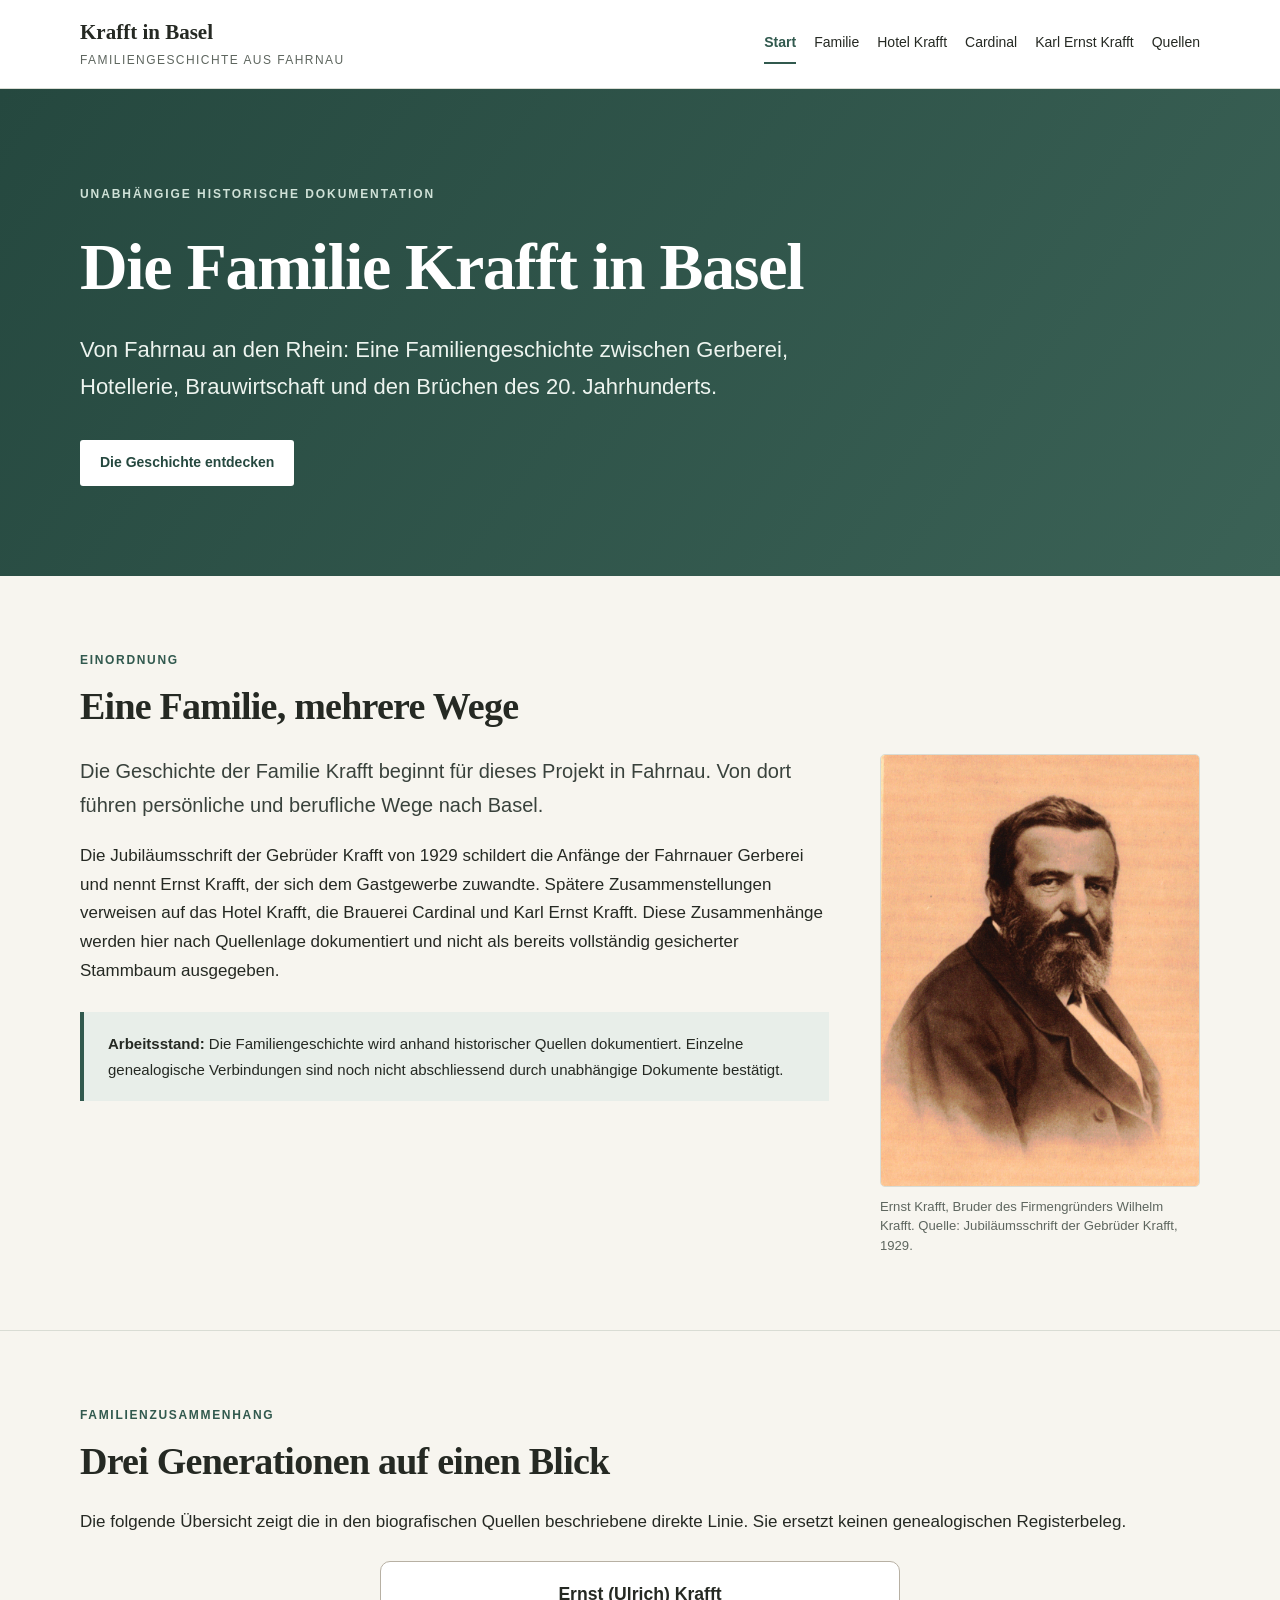
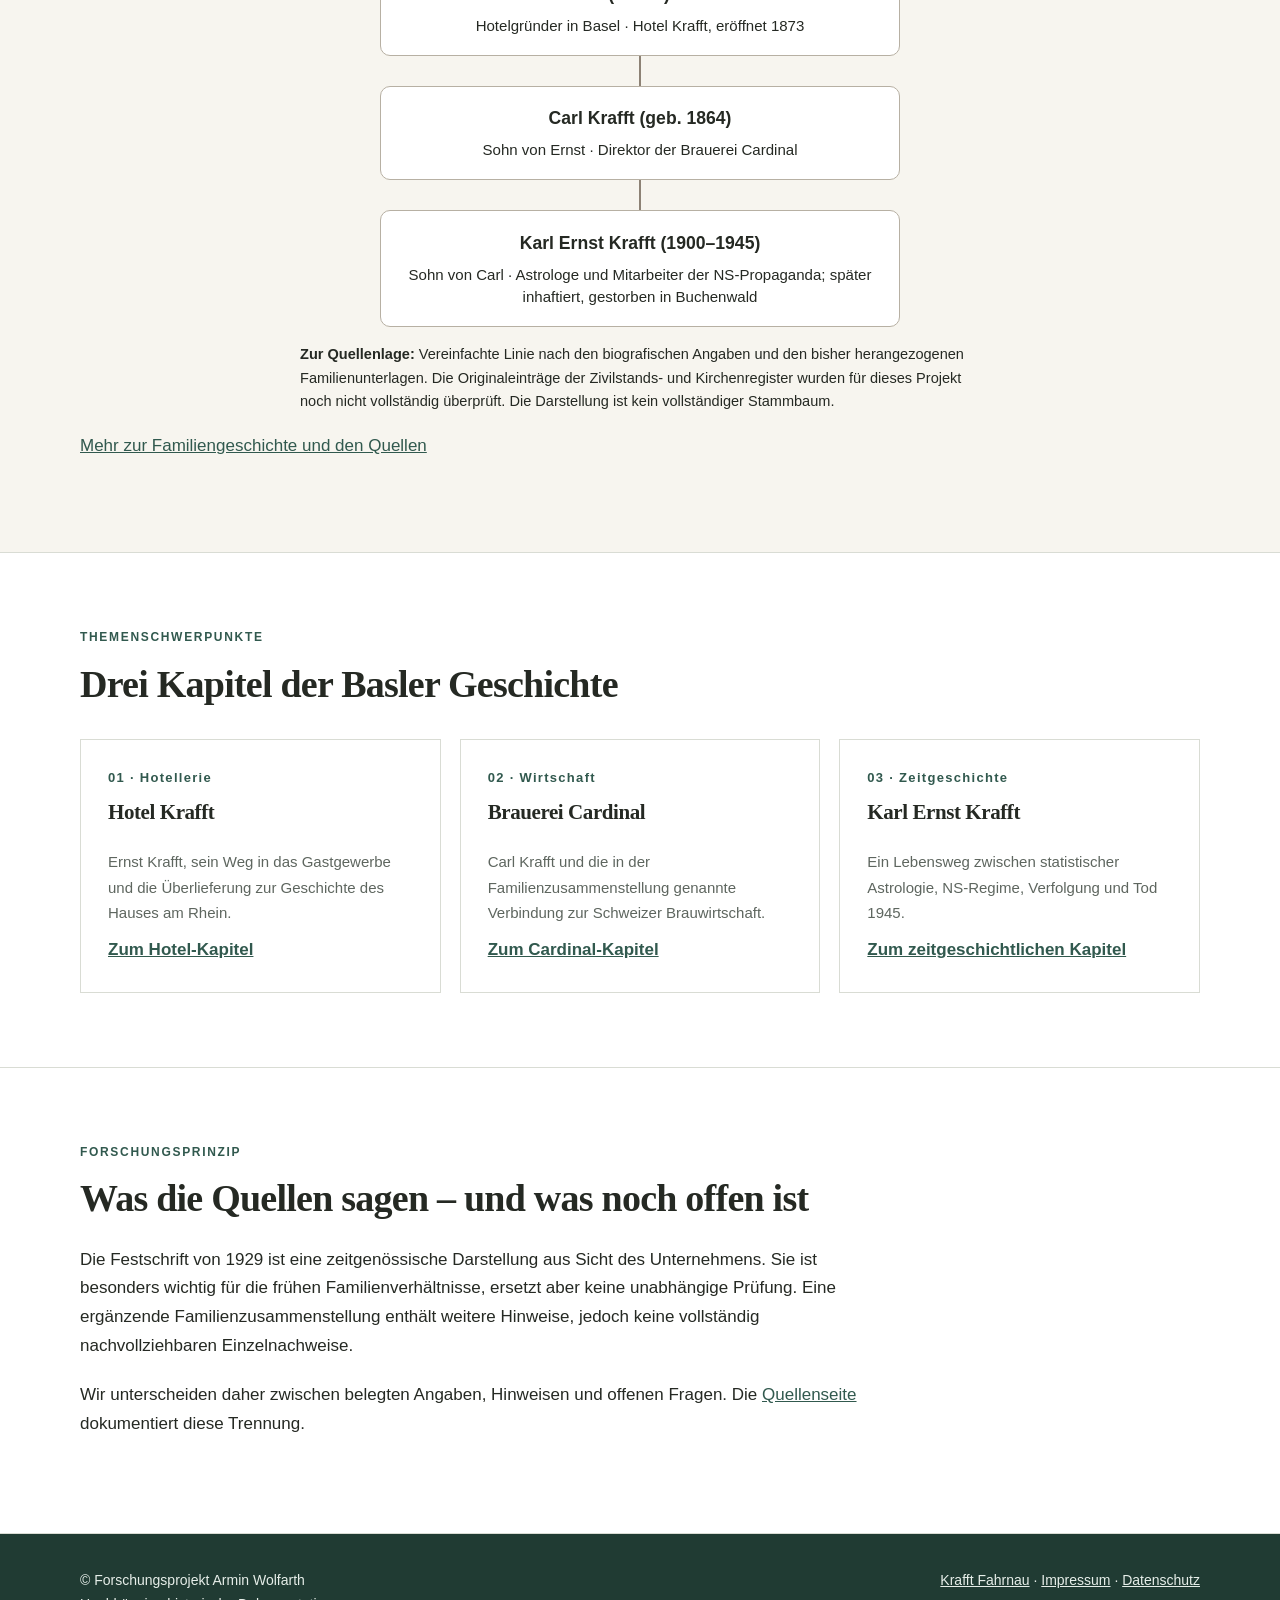
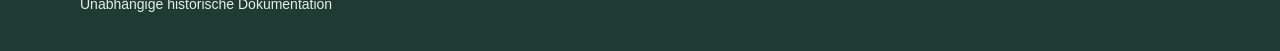
<file: index.html>
<!DOCTYPE html>

<html lang="de-CH"><head><meta name="google-site-verification" content="h98Y-YxyV2b7tLepg-NM6fdoWi9UKFAeVkqFADfhj0k" /><meta charset="utf-8"/><meta content="width=device-width,initial-scale=1" name="viewport"/><title>Die Familie Krafft in Basel | Krafft in Basel</title><meta content="Die Familie Krafft aus Fahrnau: Hotel Krafft, Brauerei Cardinal und Karl Ernst Krafft in der NS-Zeit." name="description"/><meta content="index,follow" name="robots"/><link href="style.css" rel="stylesheet"/><link href="https://krafft-in-basel.ch/" rel="canonical"/></head><body><a class="small" href="#inhalt" onblur="this.style.left='-9999px'" onfocus="this.style.left='10px'" style="position:absolute;left:-9999px">Zum Inhalt springen</a><header class="site-header"><div class="wrap top"><a class="brand" href="index.html">Krafft in Basel<span>Familiengeschichte aus Fahrnau</span></a><nav aria-label="Hauptnavigation" class="nav"><a aria-current="page" href="index.html">Start</a><a href="familie.html">Familie</a><a href="hotel-krafft.html">Hotel Krafft</a><a href="cardinal.html">Cardinal</a><a href="karl-ernst-krafft.html">Karl Ernst Krafft</a><a href="quellen.html">Quellen</a></nav></div></header><main id="inhalt"><section class="hero"><div class="wrap"><div class="eyebrow">Unabhängige historische Dokumentation</div><h1>Die Familie Krafft in Basel</h1><p>Von Fahrnau an den Rhein: Eine Familiengeschichte zwischen Gerberei, Hotellerie, Brauwirtschaft und den Brüchen des 20. Jahrhunderts.</p><a class="button" href="#themen">Die Geschichte entdecken</a></div></section><section class="section"><div class="wrap"><div class="kicker">Einordnung</div><h2>Eine Familie, mehrere Wege</h2><div class="intro-with-portrait"><div class="prose"><p class="lead">Die Geschichte der Familie Krafft beginnt für dieses Projekt in Fahrnau. Von dort führen persönliche und berufliche Wege nach Basel.</p><p>Die Jubiläumsschrift der Gebrüder Krafft von 1929 schildert die Anfänge der Fahrnauer Gerberei und nennt Ernst Krafft, der sich dem Gastgewerbe zuwandte. Spätere Zusammenstellungen verweisen auf das Hotel Krafft, die Brauerei Cardinal und Karl Ernst Krafft. Diese Zusammenhänge werden hier nach Quellenlage dokumentiert und nicht als bereits vollständig gesicherter Stammbaum ausgegeben.</p><div class="notice"><strong>Arbeitsstand:</strong> Die Familiengeschichte wird anhand historischer Quellen dokumentiert. Einzelne genealogische Verbindungen sind noch nicht abschliessend durch unabhängige Dokumente bestätigt.</div></div><figure class="historisches-portraet"><img src="krafft-portraet.png" alt="Ernst Krafft, Bruder von Wilhelm Krafft und späterer Teilhaber der Firma Gebrüder Krafft" loading="lazy" width="828" height="1122"/><figcaption>Ernst Krafft, Bruder des Firmengründers Wilhelm Krafft. Quelle: Jubiläumsschrift der Gebrüder Krafft, 1929.</figcaption></figure></div></div></section><section class="section"><div class="wrap"><div class="kicker">Familienzusammenhang</div><h2>Drei Generationen auf einen Blick</h2><p>Die folgende Übersicht zeigt die in den biografischen Quellen beschriebene direkte Linie. Sie ersetzt keinen genealogischen Registerbeleg.</p><div aria-label="Vereinfachte Familienlinie von Ernst Krafft über Carl Krafft zu Karl Ernst Krafft" class="family-line" role="group"><div class="family-person"><strong>Ernst (Ulrich) Krafft</strong><span>Hotelgründer in Basel · Hotel Krafft, eröffnet 1873</span></div><div aria-hidden="true" class="family-connector"></div><div class="family-person"><strong>Carl Krafft (geb. 1864)</strong><span>Sohn von Ernst · Direktor der Brauerei Cardinal</span></div><div aria-hidden="true" class="family-connector"></div><div class="family-person"><strong>Karl Ernst Krafft (1900–1945)</strong><span>Sohn von Carl · Astrologe und Mitarbeiter der NS-Propaganda; später inhaftiert, gestorben in Buchenwald</span></div></div><p class="family-note"><strong>Zur Quellenlage:</strong> Vereinfachte Linie nach den biografischen Angaben und den bisher herangezogenen Familienunterlagen. Die Originaleinträge der Zivilstands- und Kirchenregister wurden für dieses Projekt noch nicht vollständig überprüft. Die Darstellung ist kein vollständiger Stammbaum.</p><p><a href="familie.html">Mehr zur Familiengeschichte und den Quellen</a></p></div></section><section class="section alt" id="themen"><div class="wrap"><div class="kicker">Themenschwerpunkte</div><h2>Drei Kapitel der Basler Geschichte</h2><div class="grid"><article class="card"><div class="year">01 · Hotellerie</div><h3>Hotel Krafft</h3><p>Ernst Krafft, sein Weg in das Gastgewerbe und die Überlieferung zur Geschichte des Hauses am Rhein.</p><a href="hotel-krafft.html">Zum Hotel-Kapitel</a></article><article class="card"><div class="year">02 · Wirtschaft</div><h3>Brauerei Cardinal</h3><p>Carl Krafft und die in der Familienzusammenstellung genannte Verbindung zur Schweizer Brauwirtschaft.</p><a href="cardinal.html">Zum Cardinal-Kapitel</a></article><article class="card"><div class="year">03 · Zeitgeschichte</div><h3>Karl Ernst Krafft</h3><p>Ein Lebensweg zwischen statistischer Astrologie, NS-Regime, Verfolgung und Tod 1945.</p><a href="karl-ernst-krafft.html">Zum zeitgeschichtlichen Kapitel</a></article></div></div></section><section class="section alt"><div class="wrap"><div class="kicker">Forschungsprinzip</div><h2>Was die Quellen sagen – und was noch offen ist</h2><div class="prose"><p>Die Festschrift von 1929 ist eine zeitgenössische Darstellung aus Sicht des Unternehmens. Sie ist besonders wichtig für die frühen Familienverhältnisse, ersetzt aber keine unabhängige Prüfung. Eine ergänzende Familienzusammenstellung enthält weitere Hinweise, jedoch keine vollständig nachvollziehbaren Einzelnachweise.</p><p>Wir unterscheiden daher zwischen belegten Angaben, Hinweisen und offenen Fragen. Die <a href="quellen.html">Quellenseite</a> dokumentiert diese Trennung.</p></div></div></section></main><footer class="site-footer"><div class="wrap"><p>© Forschungsprojekt Armin Wolfarth<br/>Unabhängige historische Dokumentation</p><p><a href="https://krafft-fahrnau.de/">Krafft Fahrnau</a> · <a href="impressum.html">Impressum</a> · <a href="datenschutz.html">Datenschutz</a></p></div></footer></body></html>
</file>
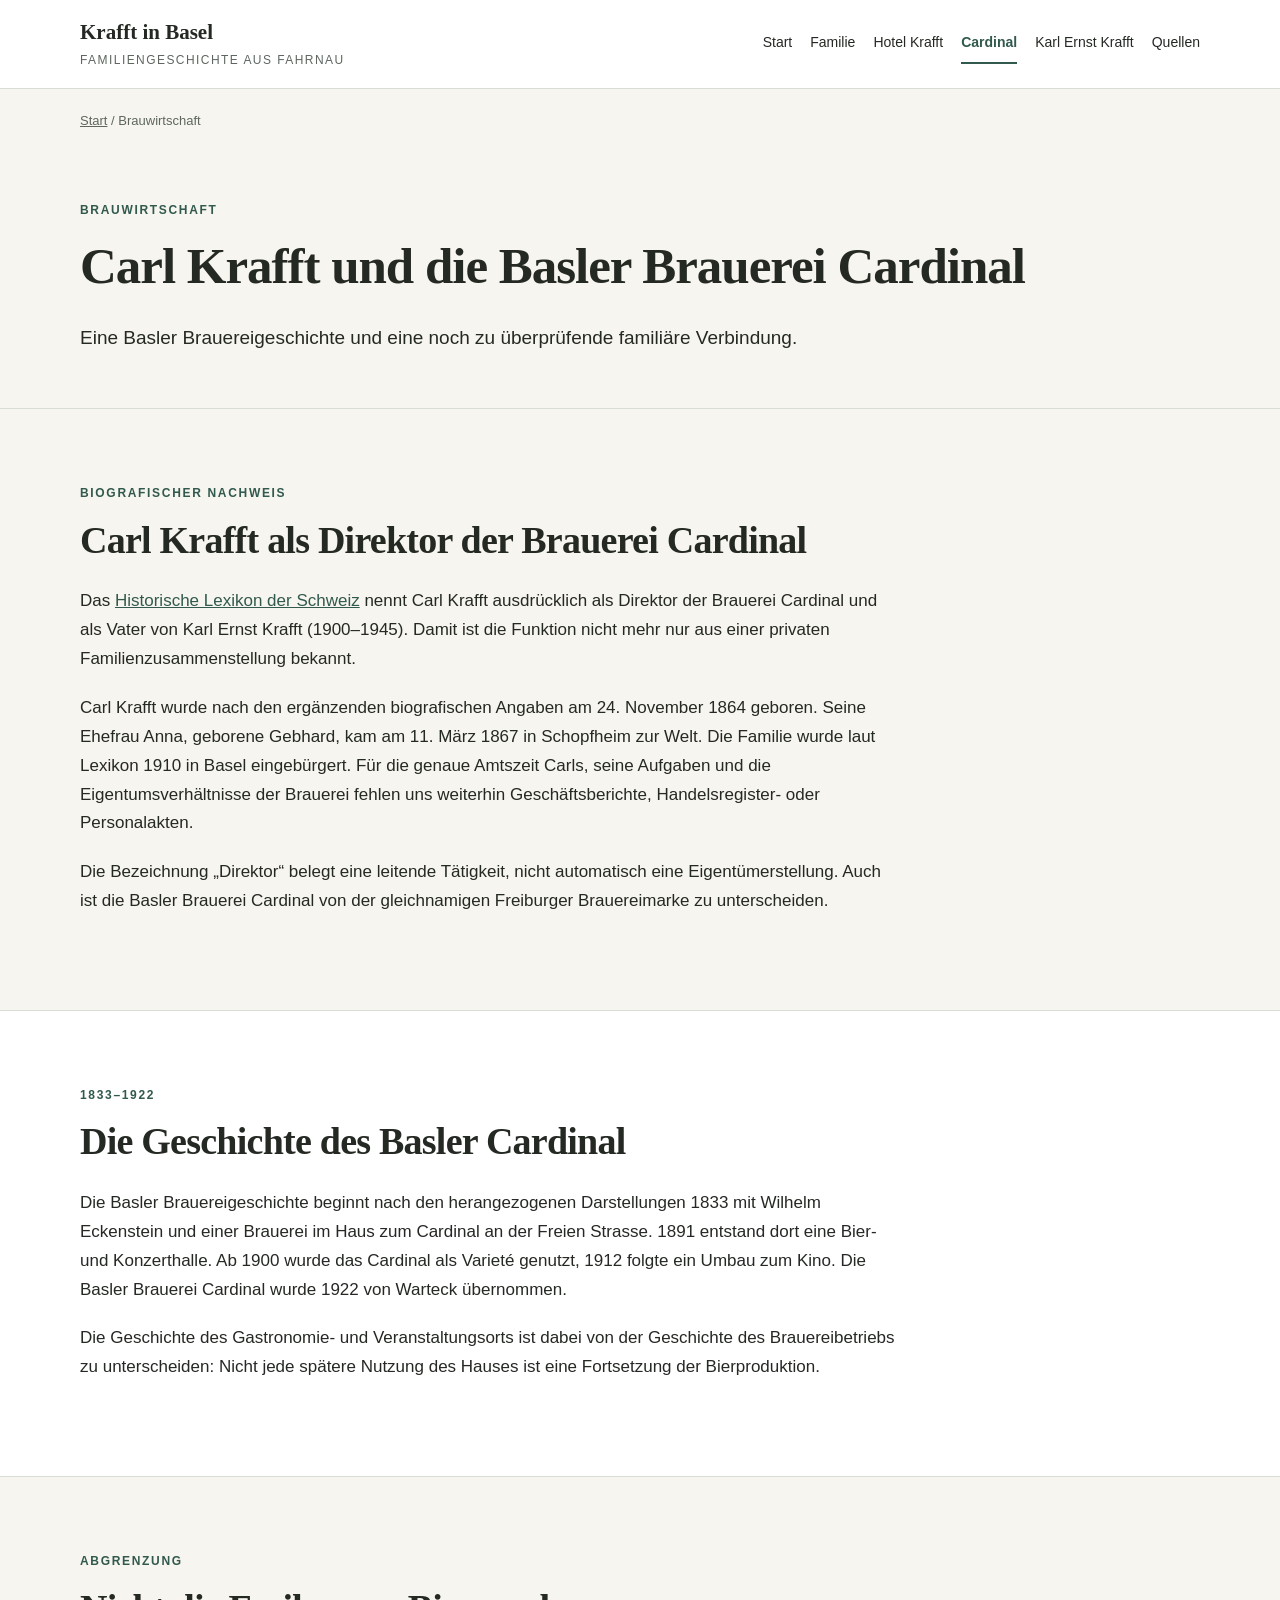
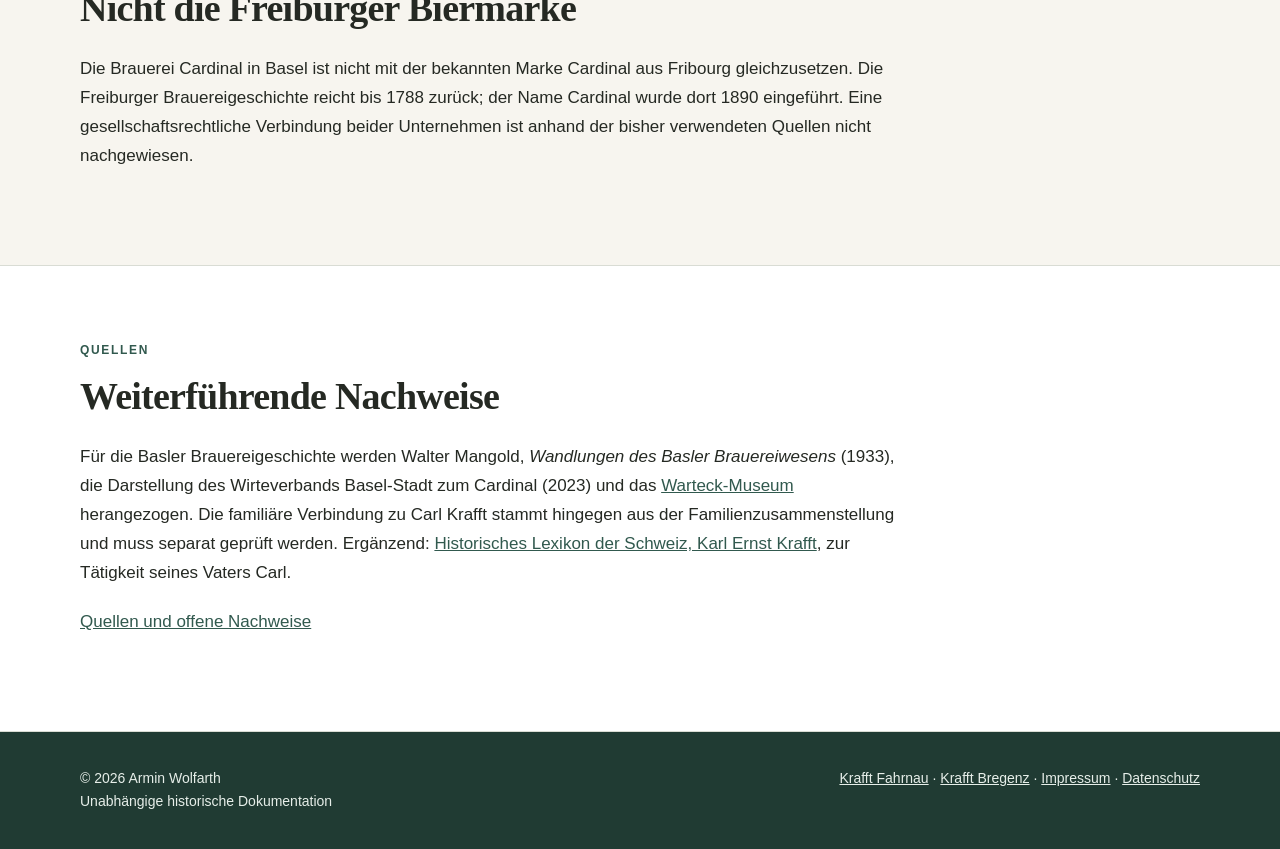
<file: cardinal.html>
<!DOCTYPE html>

<html lang="de-CH">
<head>
<meta charset="utf-8"/><meta content="width=device-width,initial-scale=1" name="viewport"/>
<title>Carl Krafft und die Basler Brauerei Cardinal | Krafft in Basel</title>
<meta content="Basler Cardinal-Brauerei, Carl Krafft und die Abgrenzung zur Freiburger Biermarke." name="description"/>
<meta content="index,follow" name="robots"/>
<link href="https://krafft-in-basel.ch/cardinal.html" rel="canonical"/>
<link href="style.css" rel="stylesheet"/>
</head>
<body>
<a class="small" href="#inhalt" onblur="this.style.left='-9999px'" onfocus="this.style.left='10px'" style="position:absolute;left:-9999px">Zum Inhalt springen</a>
<header class="site-header"><div class="wrap top"><a class="brand" href="index.html">Krafft in Basel<span>Familiengeschichte aus Fahrnau</span></a><nav aria-label="Hauptnavigation" class="nav"><a href="index.html">Start</a><a href="familie.html">Familie</a><a href="hotel-krafft.html">Hotel Krafft</a><a aria-current="page" href="cardinal.html">Cardinal</a><a href="karl-ernst-krafft.html">Karl Ernst Krafft</a><a href="quellen.html">Quellen</a></nav></div></header>
<main id="inhalt"><div class="wrap breadcrumbs"><a href="index.html">Start</a> / Brauwirtschaft</div><header class="page-hero"><div class="wrap"><div class="kicker">Brauwirtschaft</div><h1>Carl Krafft und die Basler Brauerei Cardinal</h1><p>Eine Basler Brauereigeschichte und eine noch zu überprüfende familiäre Verbindung.</p></div></header><section class="section"><div class="wrap"><div class="kicker">Biografischer Nachweis</div><h2>Carl Krafft als Direktor der Brauerei Cardinal</h2><div class="prose"><p>Das <a href="https://hls-dhs-dss.ch/de/articles/043716/2007-10-25/">Historische Lexikon der Schweiz</a> nennt Carl Krafft ausdrücklich als Direktor der Brauerei Cardinal und als Vater von Karl Ernst Krafft (1900–1945). Damit ist die Funktion nicht mehr nur aus einer privaten Familienzusammenstellung bekannt.</p><p>Carl Krafft wurde nach den ergänzenden biografischen Angaben am 24. November 1864 geboren. Seine Ehefrau Anna, geborene Gebhard, kam am 11. März 1867 in Schopfheim zur Welt. Die Familie wurde laut Lexikon 1910 in Basel eingebürgert. Für die genaue Amtszeit Carls, seine Aufgaben und die Eigentumsverhältnisse der Brauerei fehlen uns weiterhin Geschäftsberichte, Handelsregister- oder Personalakten.</p><p>Die Bezeichnung „Direktor“ belegt eine leitende Tätigkeit, nicht automatisch eine Eigentümerstellung. Auch ist die Basler Brauerei Cardinal von der gleichnamigen Freiburger Brauereimarke zu unterscheiden.</p></div></div></section><section class="section alt"><div class="wrap"><div class="kicker">1833–1922</div><h2>Die Geschichte des Basler Cardinal</h2><div class="prose"><p>Die Basler Brauereigeschichte beginnt nach den herangezogenen Darstellungen 1833 mit Wilhelm Eckenstein und einer Brauerei im Haus zum Cardinal an der Freien Strasse. 1891 entstand dort eine Bier- und Konzerthalle. Ab 1900 wurde das Cardinal als Varieté genutzt, 1912 folgte ein Umbau zum Kino. Die Basler Brauerei Cardinal wurde 1922 von Warteck übernommen.</p><p>Die Geschichte des Gastronomie- und Veranstaltungsorts ist dabei von der Geschichte des Brauereibetriebs zu unterscheiden: Nicht jede spätere Nutzung des Hauses ist eine Fortsetzung der Bierproduktion.</p></div></div></section><section class="section"><div class="wrap"><div class="kicker">Abgrenzung</div><h2>Nicht die Freiburger Biermarke</h2><div class="prose"><p>Die Brauerei Cardinal in Basel ist nicht mit der bekannten Marke Cardinal aus Fribourg gleichzusetzen. Die Freiburger Brauereigeschichte reicht bis 1788 zurück; der Name Cardinal wurde dort 1890 eingeführt. Eine gesellschaftsrechtliche Verbindung beider Unternehmen ist anhand der bisher verwendeten Quellen nicht nachgewiesen.</p></div></div></section><section class="section alt"><div class="wrap"><div class="kicker">Quellen</div><h2>Weiterführende Nachweise</h2><div class="prose"><p>Für die Basler Brauereigeschichte werden Walter Mangold, <em>Wandlungen des Basler Brauereiwesens</em> (1933), die Darstellung des Wirteverbands Basel-Stadt zum Cardinal (2023) und das <a href="https://www.warteckmuseum.ch/uebernahmen.html">Warteck-Museum</a> herangezogen. Die familiäre Verbindung zu Carl Krafft stammt hingegen aus der Familienzusammenstellung und muss separat geprüft werden. Ergänzend: <a href="https://hls-dhs-dss.ch/de/articles/043716/2007-10-25/">Historisches Lexikon der Schweiz, Karl Ernst Krafft</a>, zur Tätigkeit seines Vaters Carl.</p><p><a href="quellen.html">Quellen und offene Nachweise</a></p></div></div></section></main>
<footer class="site-footer"><div class="wrap"><p>© 2026 Armin Wolfarth<br/>Unabhängige historische Dokumentation</p><p><a href="https://krafft-fahrnau.de/">Krafft Fahrnau</a> · <a href="https://armin-historik.github.io/krafft-bregenz/">Krafft Bregenz</a> · <a href="impressum.html">Impressum</a> · <a href="datenschutz.html">Datenschutz</a></p></div></footer>
</body></html>
</file>
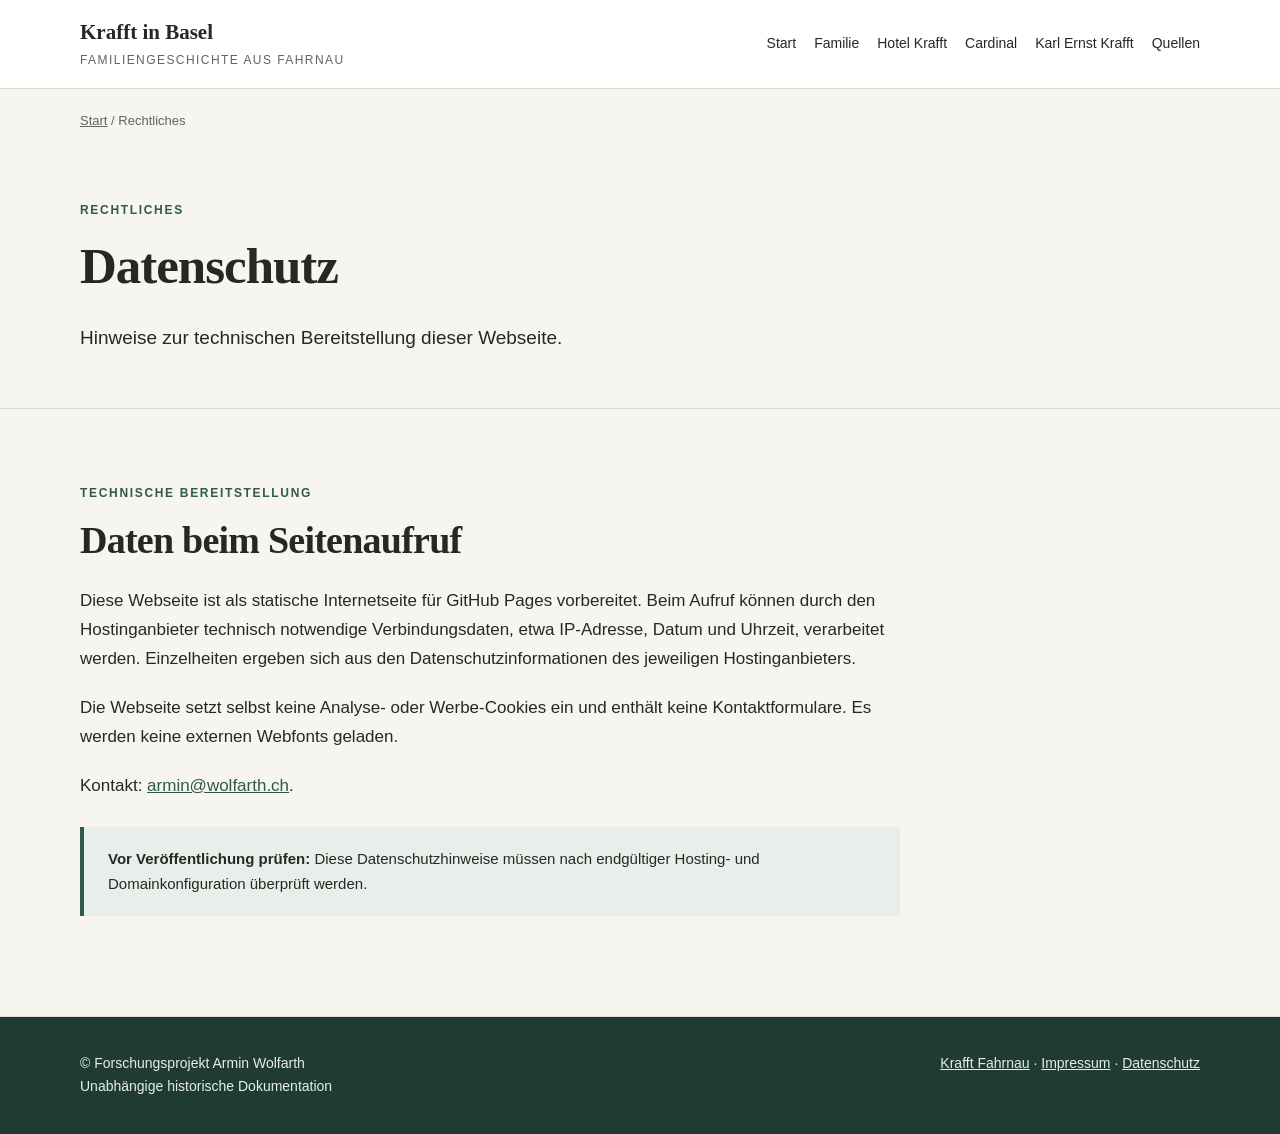
<file: datenschutz.html>
<!DOCTYPE html>

<html lang="de-CH"><head><meta charset="utf-8"/><meta content="width=device-width,initial-scale=1" name="viewport"/><title>Datenschutz | Krafft in Basel</title><meta content="Datenschutzhinweise für die statische Forschungswebseite Krafft in Basel." name="description"/><meta content="index,follow" name="robots"/><link href="style.css" rel="stylesheet"/><link href="https://krafft-in-basel.ch/datenschutz.html" rel="canonical"/></head><body><a class="small" href="#inhalt" onblur="this.style.left='-9999px'" onfocus="this.style.left='10px'" style="position:absolute;left:-9999px">Zum Inhalt springen</a><header class="site-header"><div class="wrap top"><a class="brand" href="index.html">Krafft in Basel<span>Familiengeschichte aus Fahrnau</span></a><nav aria-label="Hauptnavigation" class="nav"><a href="index.html">Start</a><a href="familie.html">Familie</a><a href="hotel-krafft.html">Hotel Krafft</a><a href="cardinal.html">Cardinal</a><a href="karl-ernst-krafft.html">Karl Ernst Krafft</a><a href="quellen.html">Quellen</a></nav></div></header><main id="inhalt"><div class="wrap breadcrumbs"><a href="index.html">Start</a> / Rechtliches</div><header class="page-hero"><div class="wrap"><div class="kicker">Rechtliches</div><h1>Datenschutz</h1><p>Hinweise zur technischen Bereitstellung dieser Webseite.</p></div></header><section class="section"><div class="wrap"><div class="kicker">Technische Bereitstellung</div><h2>Daten beim Seitenaufruf</h2><div class="prose"><p>Diese Webseite ist als statische Internetseite für GitHub Pages vorbereitet. Beim Aufruf können durch den Hostinganbieter technisch notwendige Verbindungsdaten, etwa IP-Adresse, Datum und Uhrzeit, verarbeitet werden. Einzelheiten ergeben sich aus den Datenschutzinformationen des jeweiligen Hostinganbieters.</p><p>Die Webseite setzt selbst keine Analyse- oder Werbe-Cookies ein und enthält keine Kontaktformulare. Es werden keine externen Webfonts geladen.</p><p>Kontakt: <a href="mailto:armin@wolfarth.ch">armin@wolfarth.ch</a>.</p><div class="notice"><strong>Vor Veröffentlichung prüfen:</strong> Diese Datenschutzhinweise müssen nach endgültiger Hosting- und Domainkonfiguration überprüft werden.</div></div></div></section></main><footer class="site-footer"><div class="wrap"><p>© Forschungsprojekt Armin Wolfarth<br/>Unabhängige historische Dokumentation</p><p><a href="https://krafft-fahrnau.de/">Krafft Fahrnau</a> · <a href="impressum.html">Impressum</a> · <a href="datenschutz.html">Datenschutz</a></p></div></footer></body></html>
</file>
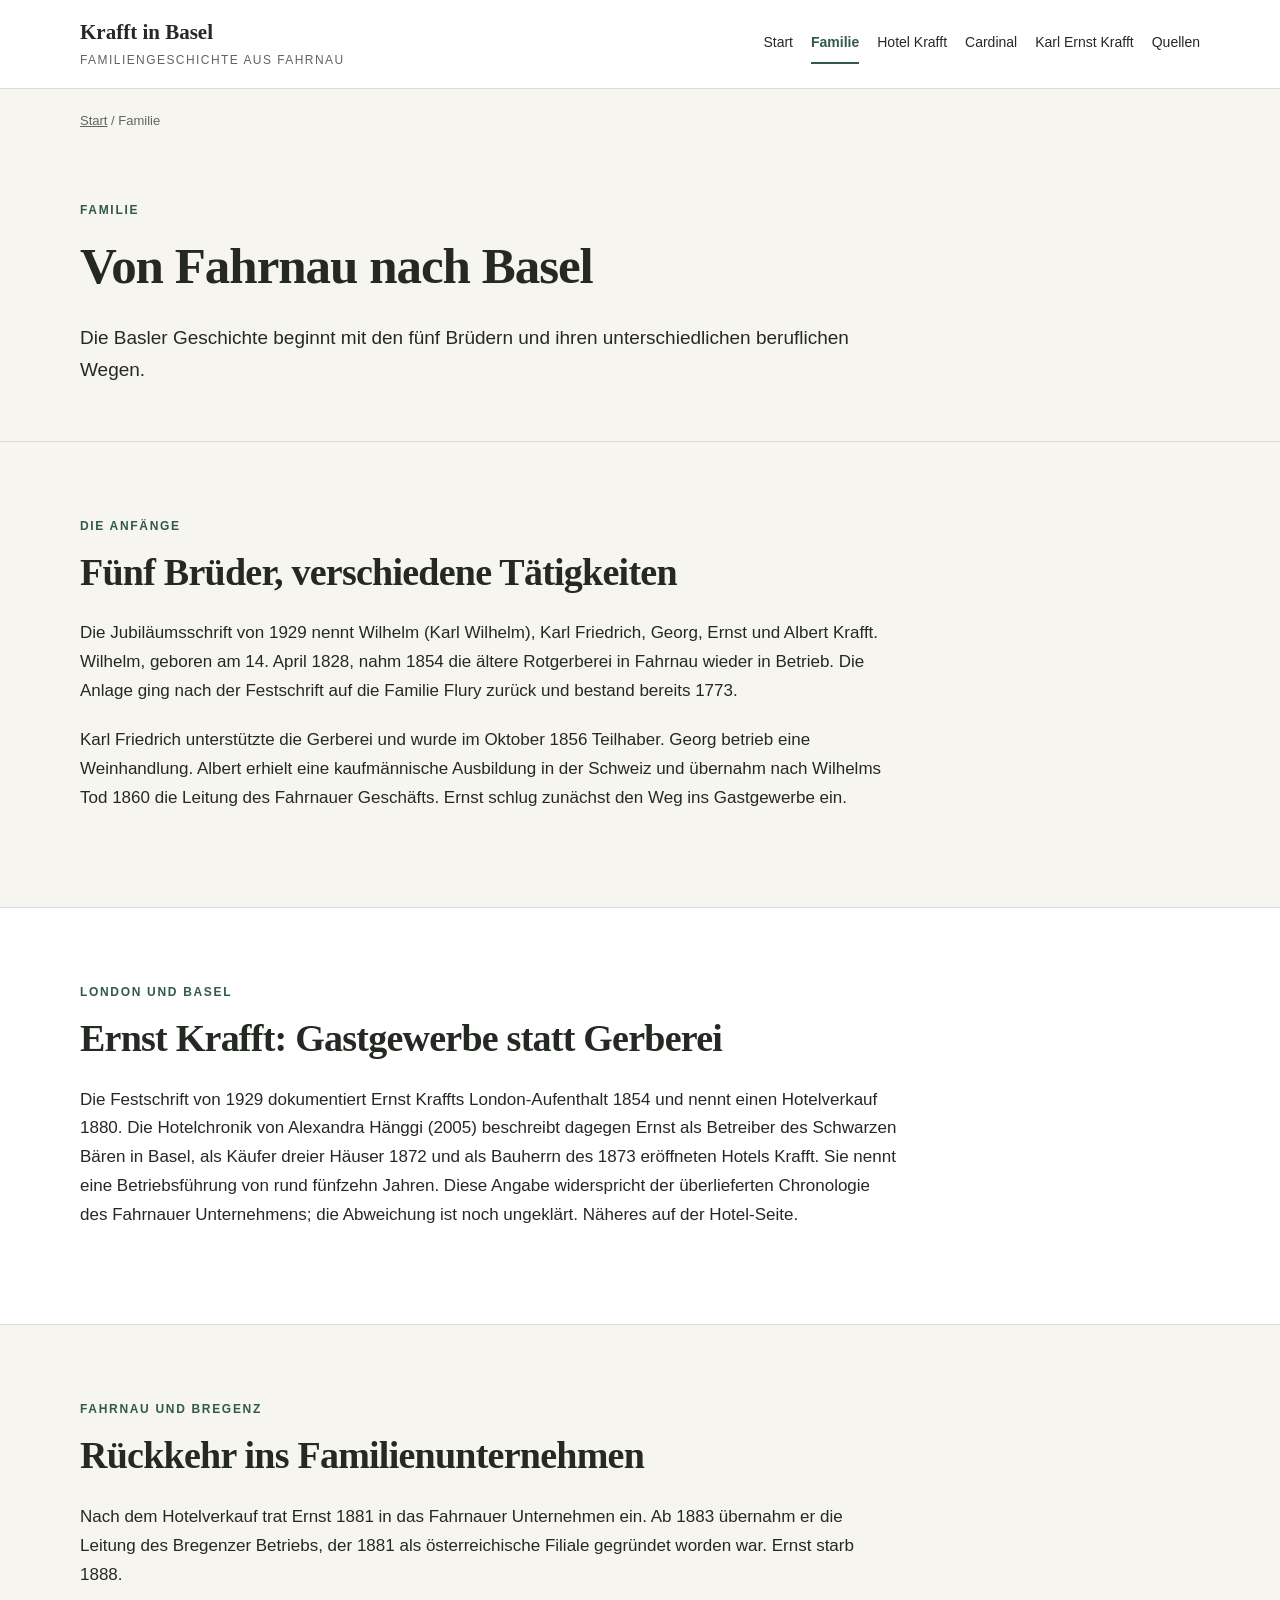
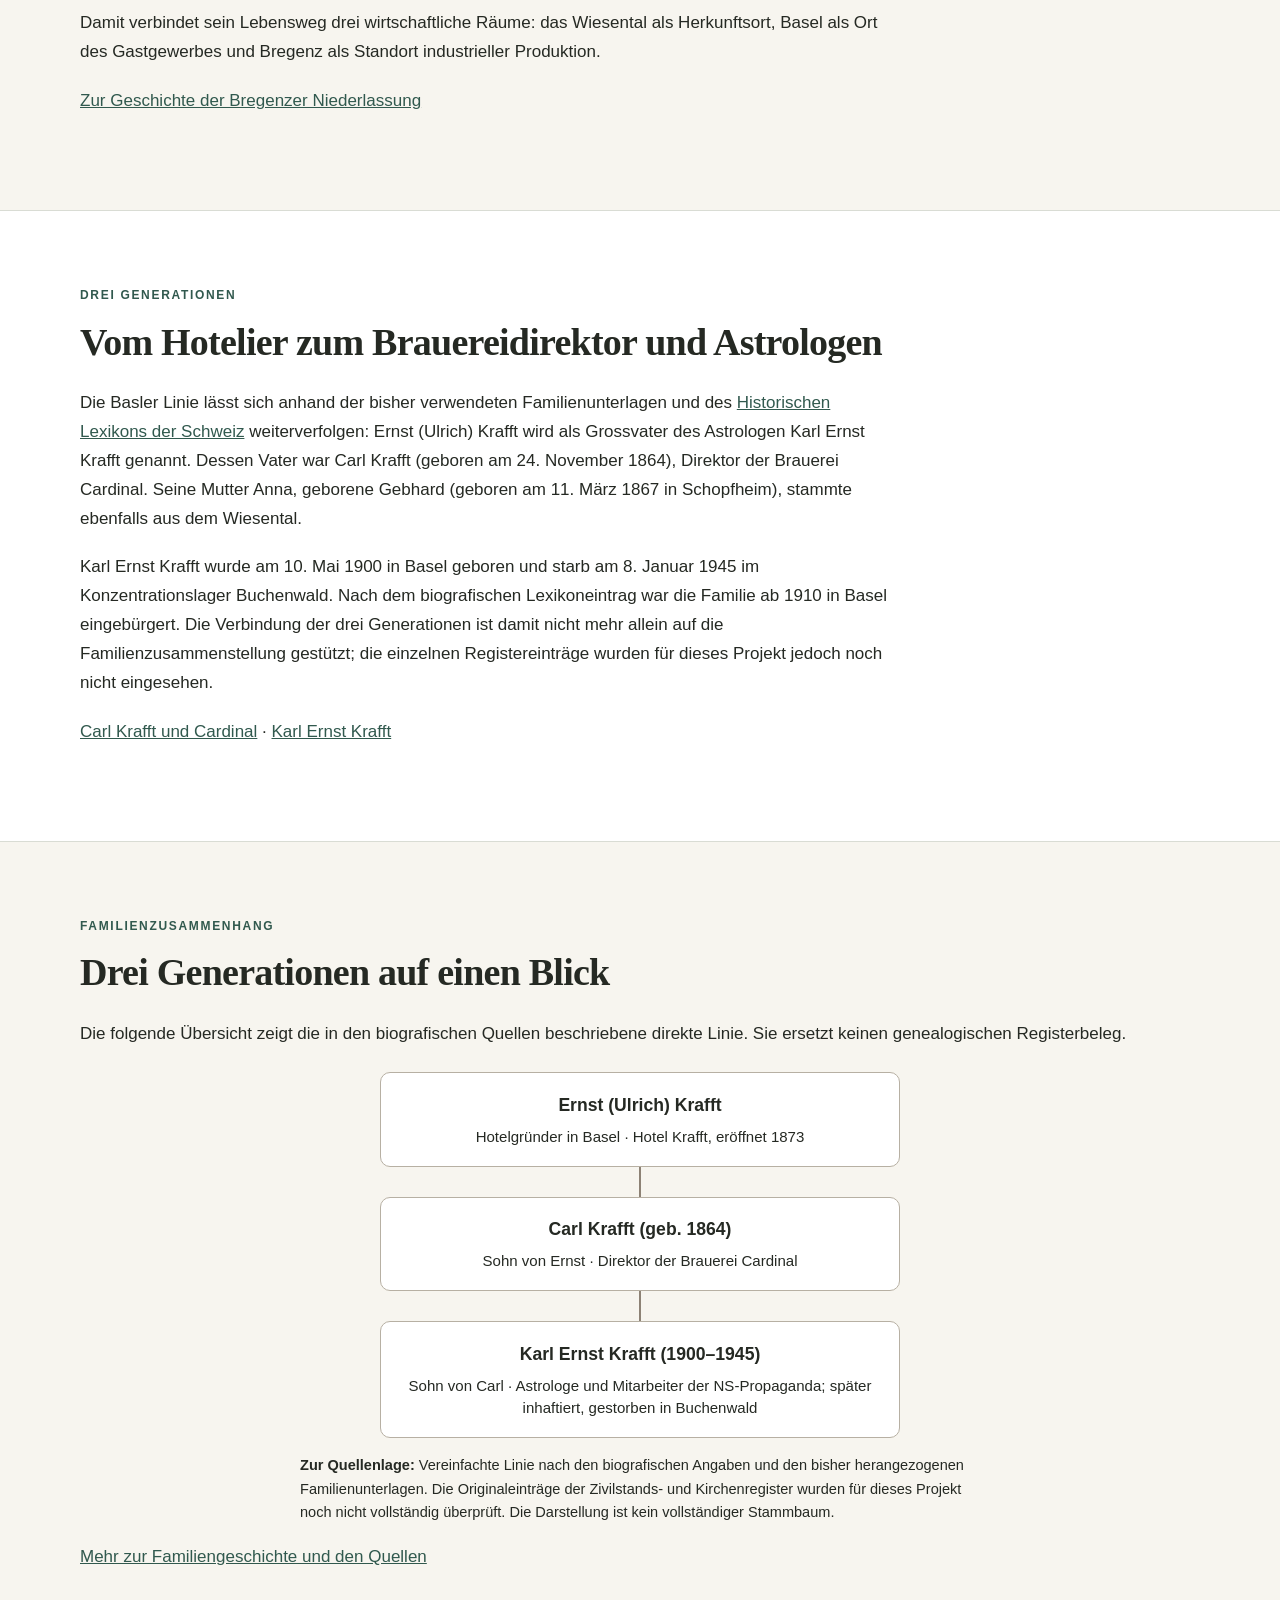
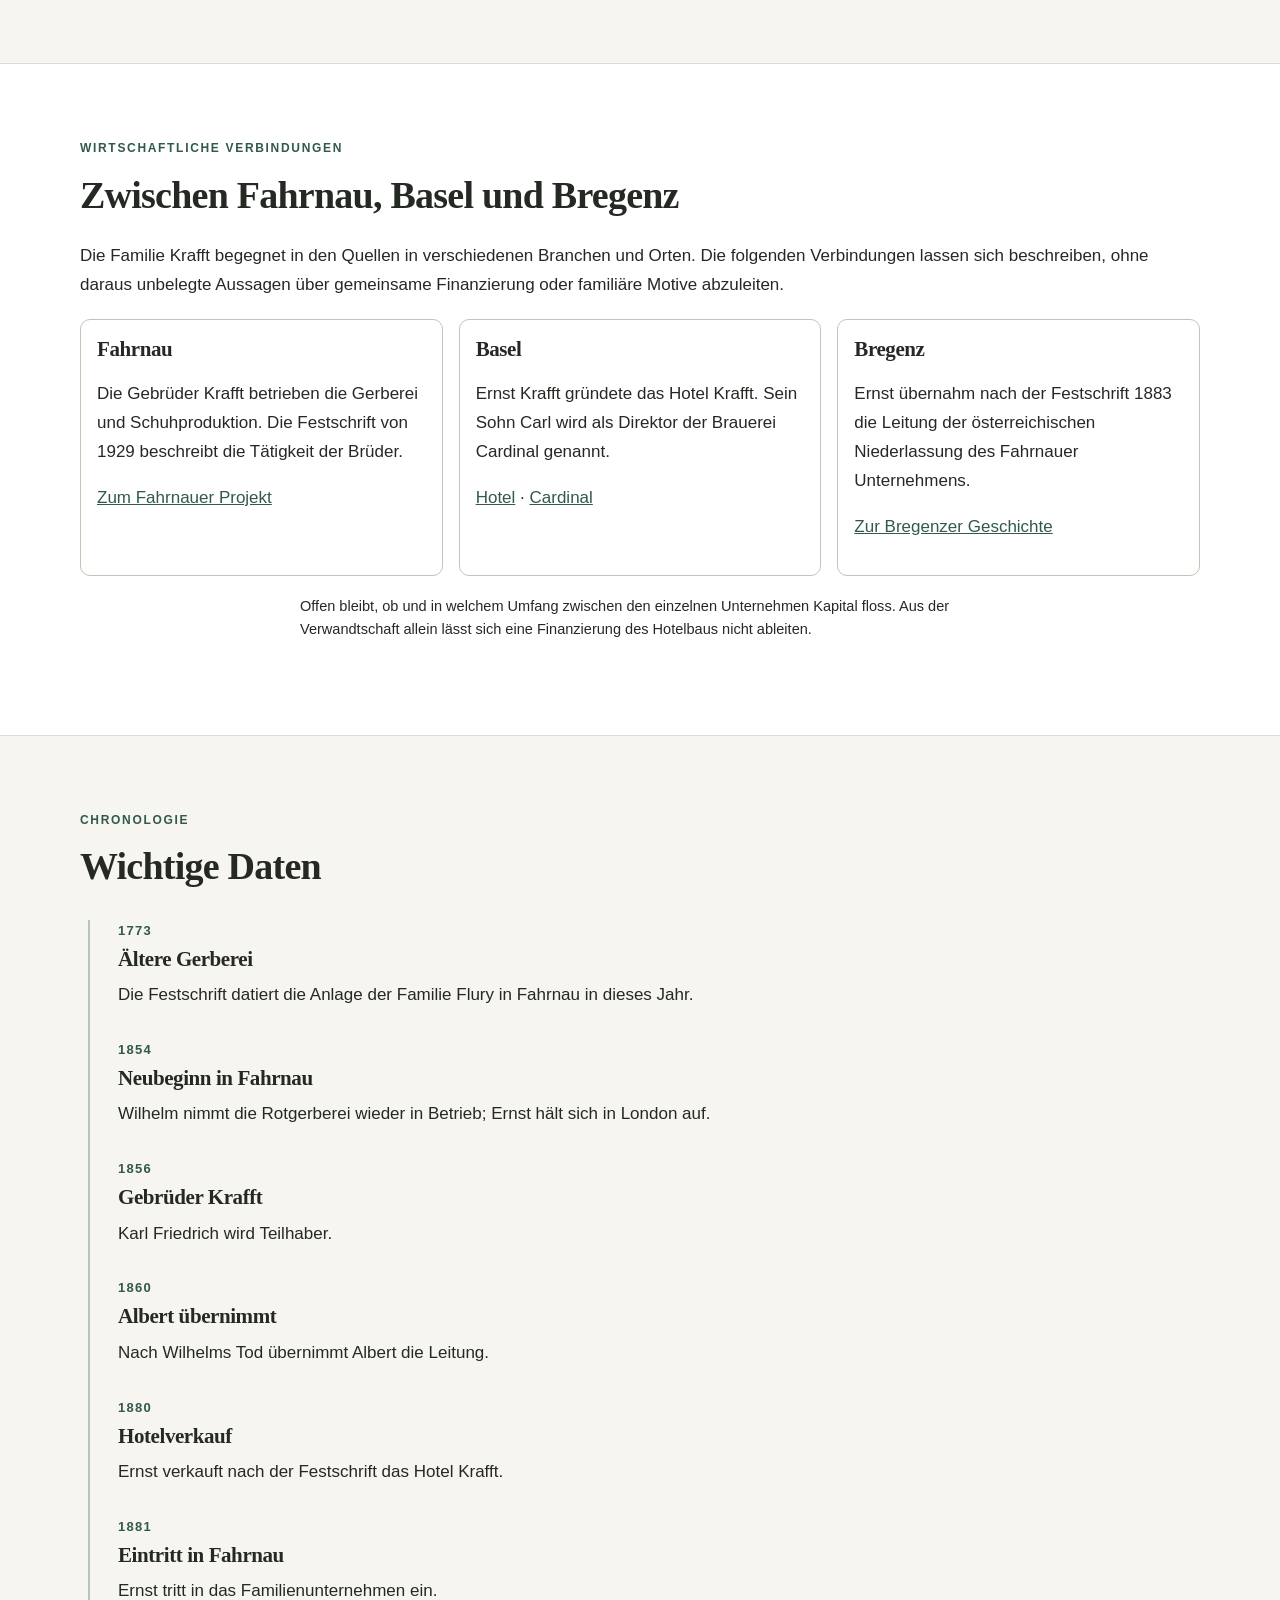
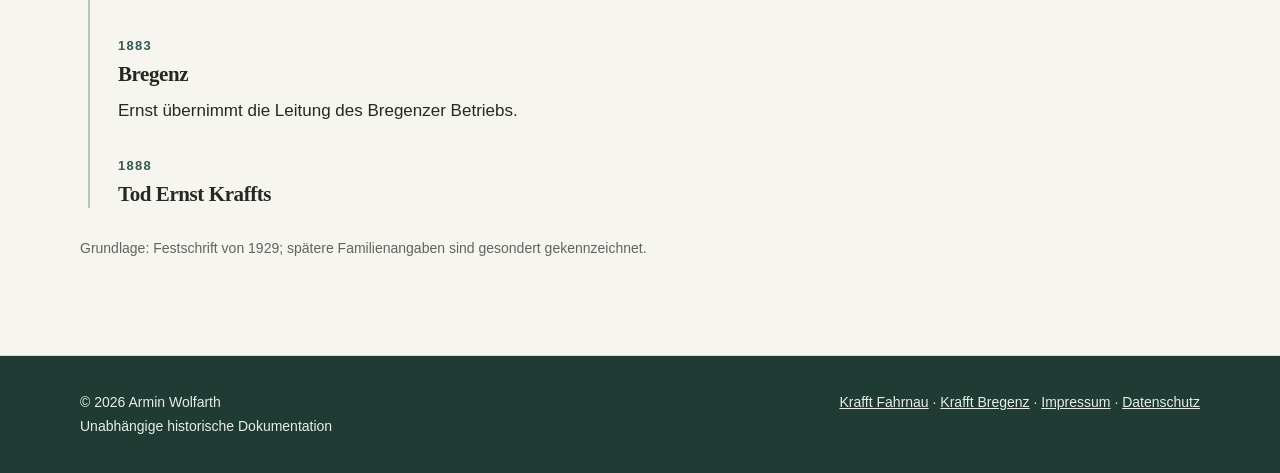
<file: familie.html>
<!DOCTYPE html>

<html lang="de-CH">
<head>
<meta charset="utf-8"/><meta content="width=device-width,initial-scale=1" name="viewport"/>
<title>Von Fahrnau nach Basel | Krafft in Basel</title>
<meta content="Die fünf Brüder Krafft, ihre beruflichen Wege und Ernst Kraffts Verbindung zu Basel und Bregenz." name="description"/>
<meta content="index,follow" name="robots"/>
<link href="https://krafft-in-basel.ch/familie.html" rel="canonical"/>
<link href="style.css" rel="stylesheet"/>
</head>
<body>
<a class="small" href="#inhalt" onblur="this.style.left='-9999px'" onfocus="this.style.left='10px'" style="position:absolute;left:-9999px">Zum Inhalt springen</a>
<header class="site-header"><div class="wrap top"><a class="brand" href="index.html">Krafft in Basel<span>Familiengeschichte aus Fahrnau</span></a><nav aria-label="Hauptnavigation" class="nav"><a href="index.html">Start</a><a aria-current="page" href="familie.html">Familie</a><a href="hotel-krafft.html">Hotel Krafft</a><a href="cardinal.html">Cardinal</a><a href="karl-ernst-krafft.html">Karl Ernst Krafft</a><a href="quellen.html">Quellen</a></nav></div></header>
<main id="inhalt"><div class="wrap breadcrumbs"><a href="index.html">Start</a> / Familie</div><header class="page-hero"><div class="wrap"><div class="kicker">Familie</div><h1>Von Fahrnau nach Basel</h1><p>Die Basler Geschichte beginnt mit den fünf Brüdern und ihren unterschiedlichen beruflichen Wegen.</p></div></header><section class="section"><div class="wrap"><div class="kicker">Die Anfänge</div><h2>Fünf Brüder, verschiedene Tätigkeiten</h2><div class="prose"><p>Die Jubiläumsschrift von 1929 nennt Wilhelm (Karl Wilhelm), Karl Friedrich, Georg, Ernst und Albert Krafft. Wilhelm, geboren am 14. April 1828, nahm 1854 die ältere Rotgerberei in Fahrnau wieder in Betrieb. Die Anlage ging nach der Festschrift auf die Familie Flury zurück und bestand bereits 1773.</p><p>Karl Friedrich unterstützte die Gerberei und wurde im Oktober 1856 Teilhaber. Georg betrieb eine Weinhandlung. Albert erhielt eine kaufmännische Ausbildung in der Schweiz und übernahm nach Wilhelms Tod 1860 die Leitung des Fahrnauer Geschäfts. Ernst schlug zunächst den Weg ins Gastgewerbe ein.</p></div></div></section><section class="section alt"><div class="wrap"><div class="kicker">London und Basel</div><h2>Ernst Krafft: Gastgewerbe statt Gerberei</h2><div class="prose"><p>Die Festschrift von 1929 dokumentiert Ernst Kraffts London-Aufenthalt 1854 und nennt einen Hotelverkauf 1880. Die Hotelchronik von Alexandra Hänggi (2005) beschreibt dagegen Ernst als Betreiber des Schwarzen Bären in Basel, als Käufer dreier Häuser 1872 und als Bauherrn des 1873 eröffneten Hotels Krafft. Sie nennt eine Betriebsführung von rund fünfzehn Jahren. Diese Angabe widerspricht der überlieferten Chronologie des Fahrnauer Unternehmens; die Abweichung ist noch ungeklärt. Näheres auf der Hotel-Seite.</p></div></div></section><section class="section"><div class="wrap"><div class="kicker">Fahrnau und Bregenz</div><h2>Rückkehr ins Familienunternehmen</h2><div class="prose"><p>Nach dem Hotelverkauf trat Ernst 1881 in das Fahrnauer Unternehmen ein. Ab 1883 übernahm er die Leitung des Bregenzer Betriebs, der 1881 als österreichische Filiale gegründet worden war. Ernst starb 1888.</p><p>Damit verbindet sein Lebensweg drei wirtschaftliche Räume: das Wiesental als Herkunftsort, Basel als Ort des Gastgewerbes und Bregenz als Standort industrieller Produktion.</p><p><a href="https://armin-historik.github.io/krafft-bregenz/">Zur Geschichte der Bregenzer Niederlassung</a></p></div></div></section><section class="section alt"><div class="wrap"><div class="kicker">Drei Generationen</div><h2>Vom Hotelier zum Brauereidirektor und Astrologen</h2><div class="prose"><p>Die Basler Linie lässt sich anhand der bisher verwendeten Familienunterlagen und des <a href="https://hls-dhs-dss.ch/de/articles/043716/2007-10-25/">Historischen Lexikons der Schweiz</a> weiterverfolgen: Ernst (Ulrich) Krafft wird als Grossvater des Astrologen Karl Ernst Krafft genannt. Dessen Vater war Carl Krafft (geboren am 24. November 1864), Direktor der Brauerei Cardinal. Seine Mutter Anna, geborene Gebhard (geboren am 11. März 1867 in Schopfheim), stammte ebenfalls aus dem Wiesental.</p><p>Karl Ernst Krafft wurde am 10. Mai 1900 in Basel geboren und starb am 8. Januar 1945 im Konzentrationslager Buchenwald. Nach dem biografischen Lexikoneintrag war die Familie ab 1910 in Basel eingebürgert. Die Verbindung der drei Generationen ist damit nicht mehr allein auf die Familienzusammenstellung gestützt; die einzelnen Registereinträge wurden für dieses Projekt jedoch noch nicht eingesehen.</p><p><a href="cardinal.html">Carl Krafft und Cardinal</a> · <a href="karl-ernst-krafft.html">Karl Ernst Krafft</a></p></div></div></section><section class="section"><div class="wrap"><div class="kicker">Familienzusammenhang</div><h2>Drei Generationen auf einen Blick</h2><p>Die folgende Übersicht zeigt die in den biografischen Quellen beschriebene direkte Linie. Sie ersetzt keinen genealogischen Registerbeleg.</p><div aria-label="Vereinfachte Familienlinie von Ernst Krafft über Carl Krafft zu Karl Ernst Krafft" class="family-line" role="group"><div class="family-person"><strong>Ernst (Ulrich) Krafft</strong><span>Hotelgründer in Basel · Hotel Krafft, eröffnet 1873</span></div><div aria-hidden="true" class="family-connector"></div><div class="family-person"><strong>Carl Krafft (geb. 1864)</strong><span>Sohn von Ernst · Direktor der Brauerei Cardinal</span></div><div aria-hidden="true" class="family-connector"></div><div class="family-person"><strong>Karl Ernst Krafft (1900–1945)</strong><span>Sohn von Carl · Astrologe und Mitarbeiter der NS-Propaganda; später inhaftiert, gestorben in Buchenwald</span></div></div><p class="family-note"><strong>Zur Quellenlage:</strong> Vereinfachte Linie nach den biografischen Angaben und den bisher herangezogenen Familienunterlagen. Die Originaleinträge der Zivilstands- und Kirchenregister wurden für dieses Projekt noch nicht vollständig überprüft. Die Darstellung ist kein vollständiger Stammbaum.</p><p><a href="familie.html">Mehr zur Familiengeschichte und den Quellen</a></p></div></section><section class="section alt"><div class="wrap"><div class="kicker">Wirtschaftliche Verbindungen</div><h2>Zwischen Fahrnau, Basel und Bregenz</h2><p>Die Familie Krafft begegnet in den Quellen in verschiedenen Branchen und Orten. Die folgenden Verbindungen lassen sich beschreiben, ohne daraus unbelegte Aussagen über gemeinsame Finanzierung oder familiäre Motive abzuleiten.</p><div class="relation-grid"><article><h3>Fahrnau</h3><p>Die Gebrüder Krafft betrieben die Gerberei und Schuhproduktion. Die Festschrift von 1929 beschreibt die Tätigkeit der Brüder.</p><p><a href="https://krafft-fahrnau.de/">Zum Fahrnauer Projekt</a></p></article><article><h3>Basel</h3><p>Ernst Krafft gründete das Hotel Krafft. Sein Sohn Carl wird als Direktor der Brauerei Cardinal genannt.</p><p><a href="hotel-krafft.html">Hotel</a> · <a href="cardinal.html">Cardinal</a></p></article><article><h3>Bregenz</h3><p>Ernst übernahm nach der Festschrift 1883 die Leitung der österreichischen Niederlassung des Fahrnauer Unternehmens.</p><p><a href="https://armin-historik.github.io/krafft-bregenz/">Zur Bregenzer Geschichte</a></p></article></div><p class="family-note">Offen bleibt, ob und in welchem Umfang zwischen den einzelnen Unternehmen Kapital floss. Aus der Verwandtschaft allein lässt sich eine Finanzierung des Hotelbaus nicht ableiten.</p></div></section><section class="section"><div class="wrap"><div class="kicker">Chronologie</div><h2>Wichtige Daten</h2><div class="prose"><div class="timeline"><article><div class="year">1773</div><h3>Ältere Gerberei</h3><p>Die Festschrift datiert die Anlage der Familie Flury in Fahrnau in dieses Jahr.</p></article><article><div class="year">1854</div><h3>Neubeginn in Fahrnau</h3><p>Wilhelm nimmt die Rotgerberei wieder in Betrieb; Ernst hält sich in London auf.</p></article><article><div class="year">1856</div><h3>Gebrüder Krafft</h3><p>Karl Friedrich wird Teilhaber.</p></article><article><div class="year">1860</div><h3>Albert übernimmt</h3><p>Nach Wilhelms Tod übernimmt Albert die Leitung.</p></article><article><div class="year">1880</div><h3>Hotelverkauf</h3><p>Ernst verkauft nach der Festschrift das Hotel Krafft.</p></article><article><div class="year">1881</div><h3>Eintritt in Fahrnau</h3><p>Ernst tritt in das Familienunternehmen ein.</p></article><article><div class="year">1883</div><h3>Bregenz</h3><p>Ernst übernimmt die Leitung des Bregenzer Betriebs.</p></article><article><div class="year">1888</div><h3>Tod Ernst Kraffts</h3></article></div><p class="small">Grundlage: Festschrift von 1929; spätere Familienangaben sind gesondert gekennzeichnet.</p></div></div></section></main>
<footer class="site-footer"><div class="wrap"><p>© 2026 Armin Wolfarth<br/>Unabhängige historische Dokumentation</p><p><a href="https://krafft-fahrnau.de/">Krafft Fahrnau</a> · <a href="https://armin-historik.github.io/krafft-bregenz/">Krafft Bregenz</a> · <a href="impressum.html">Impressum</a> · <a href="datenschutz.html">Datenschutz</a></p></div></footer>
</body></html>
</file>
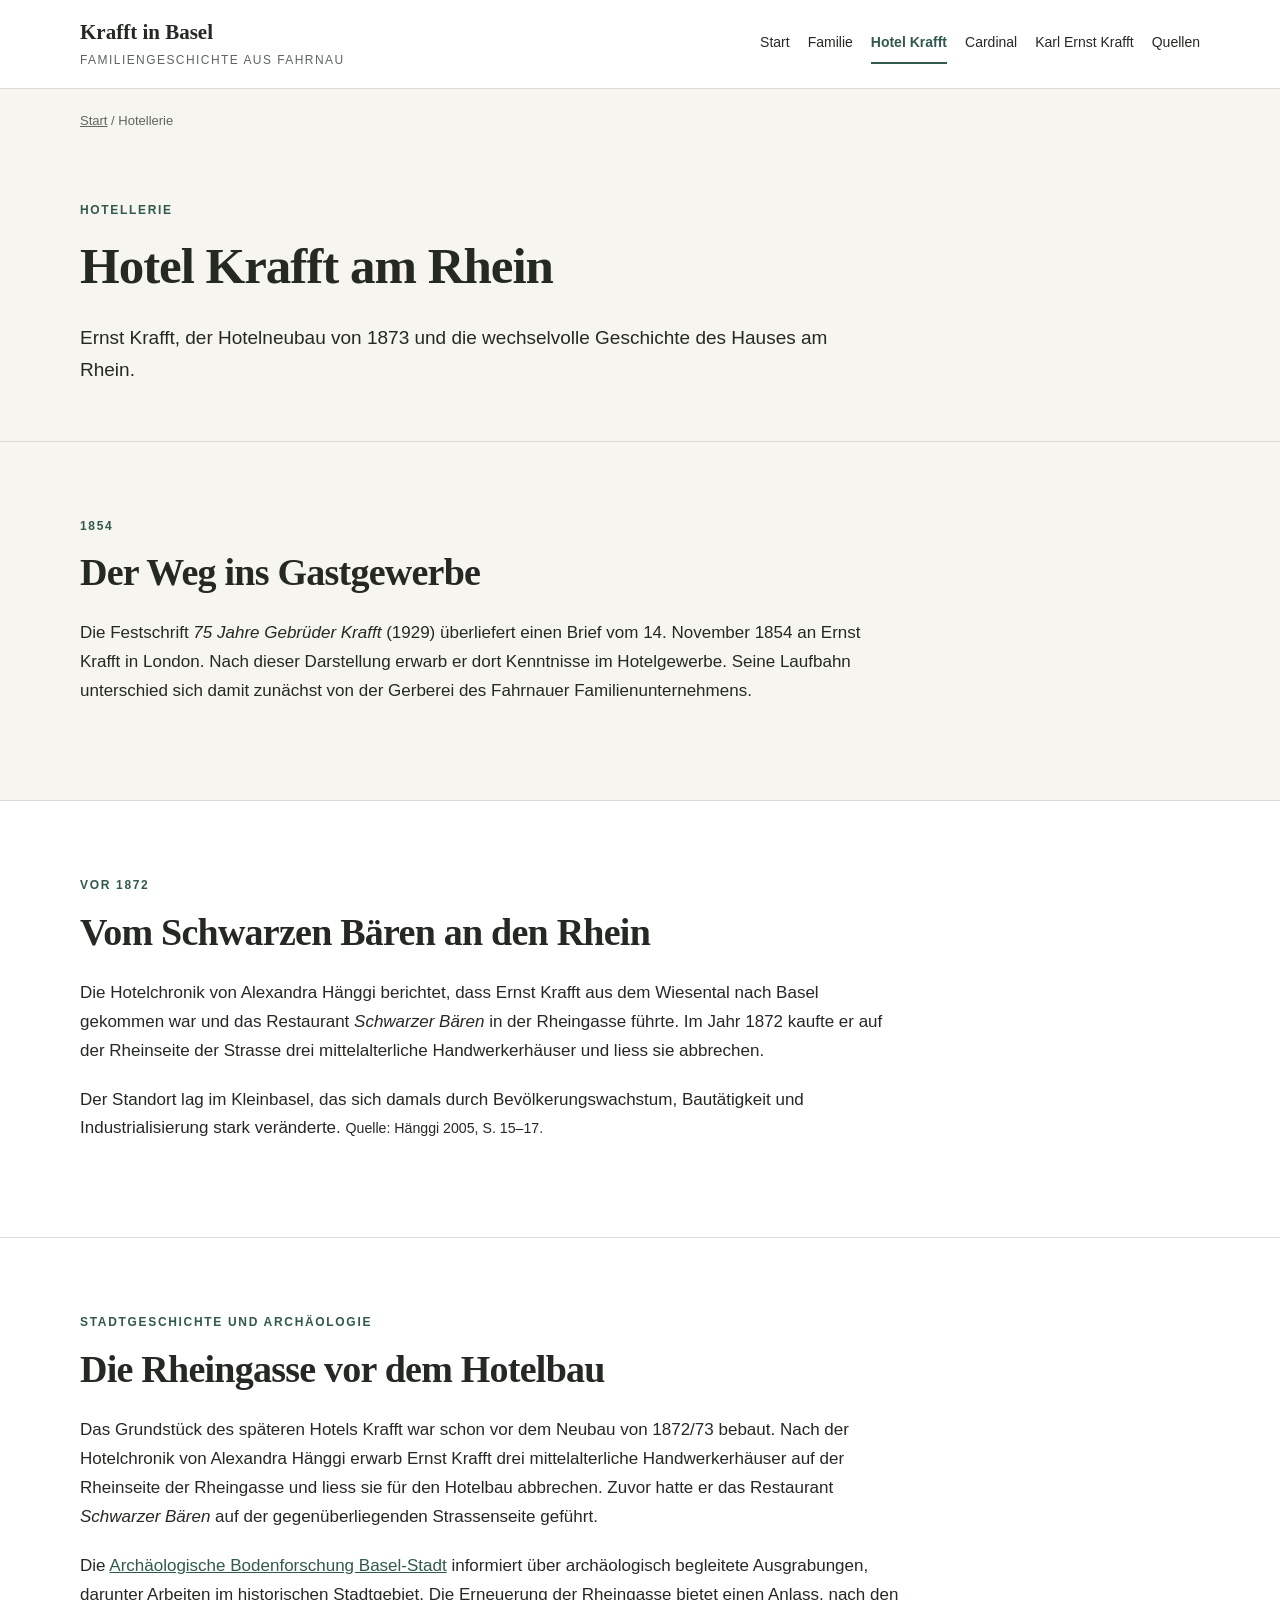
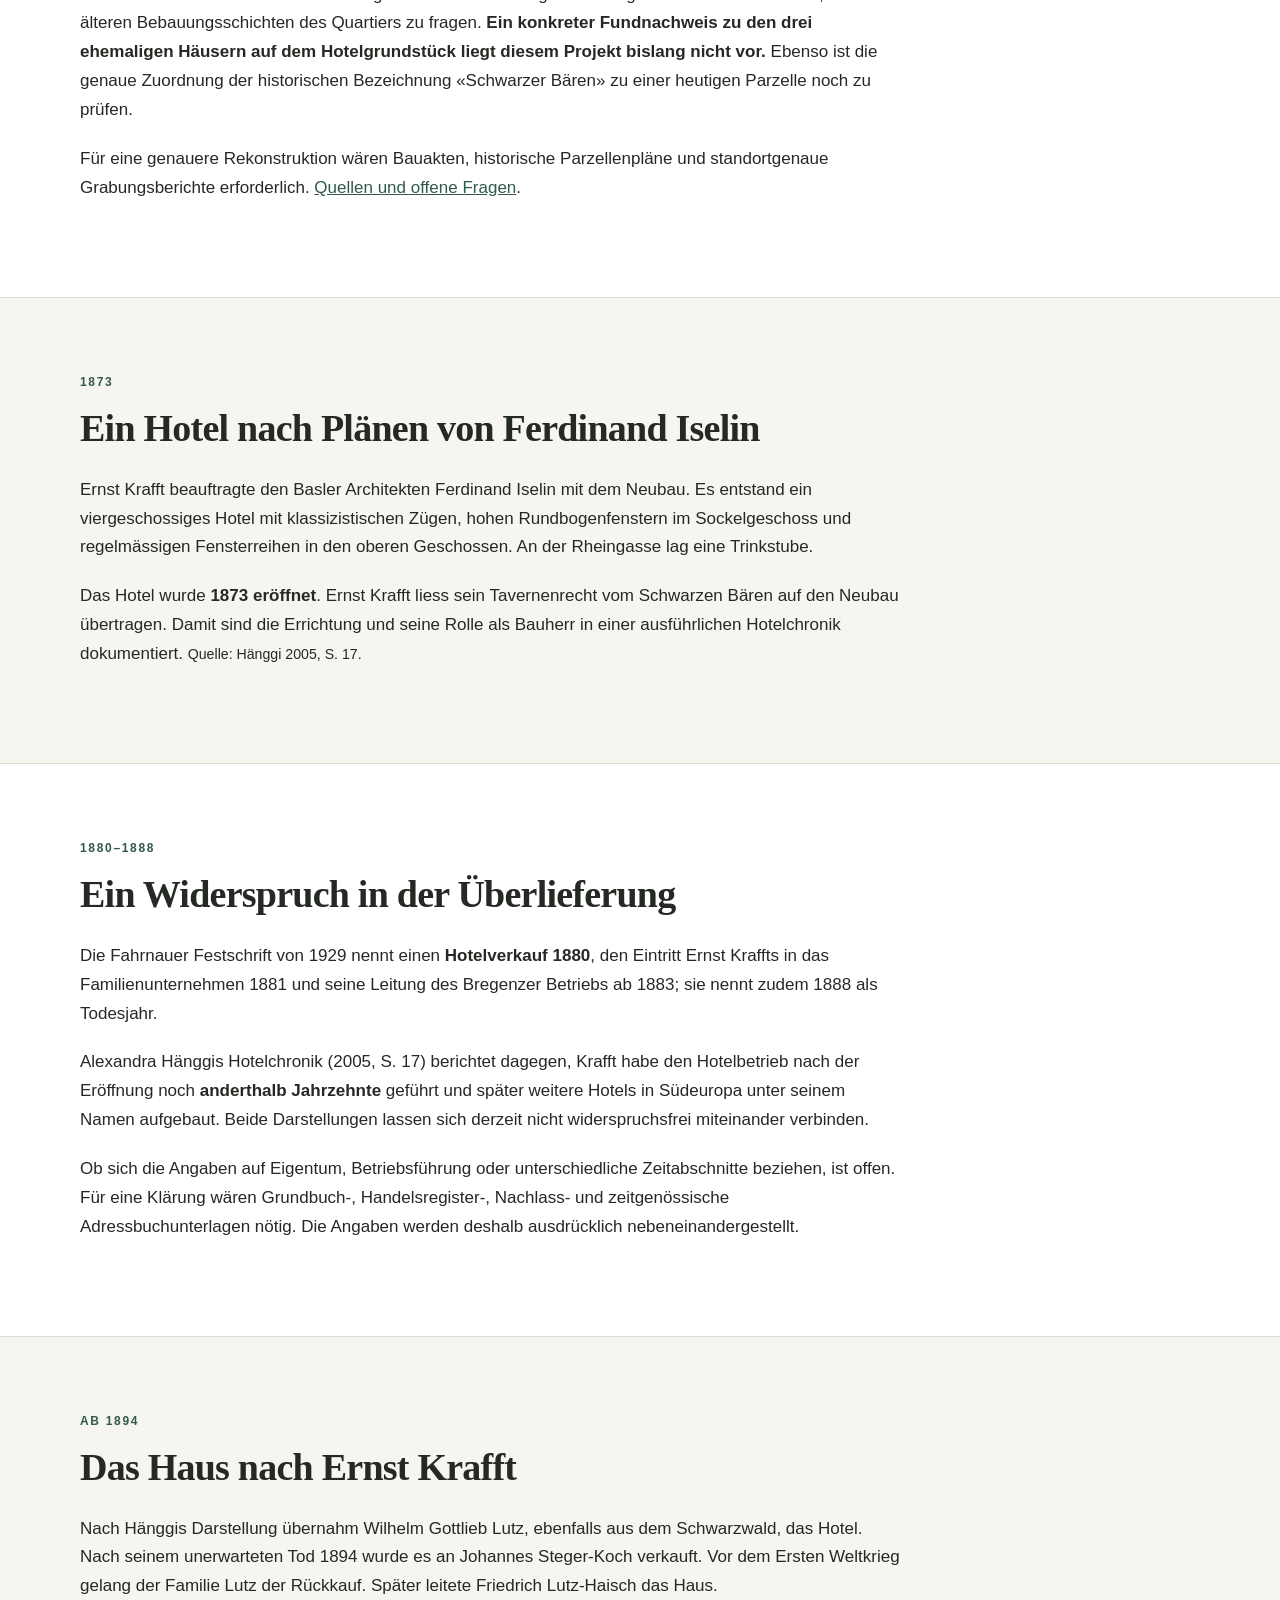
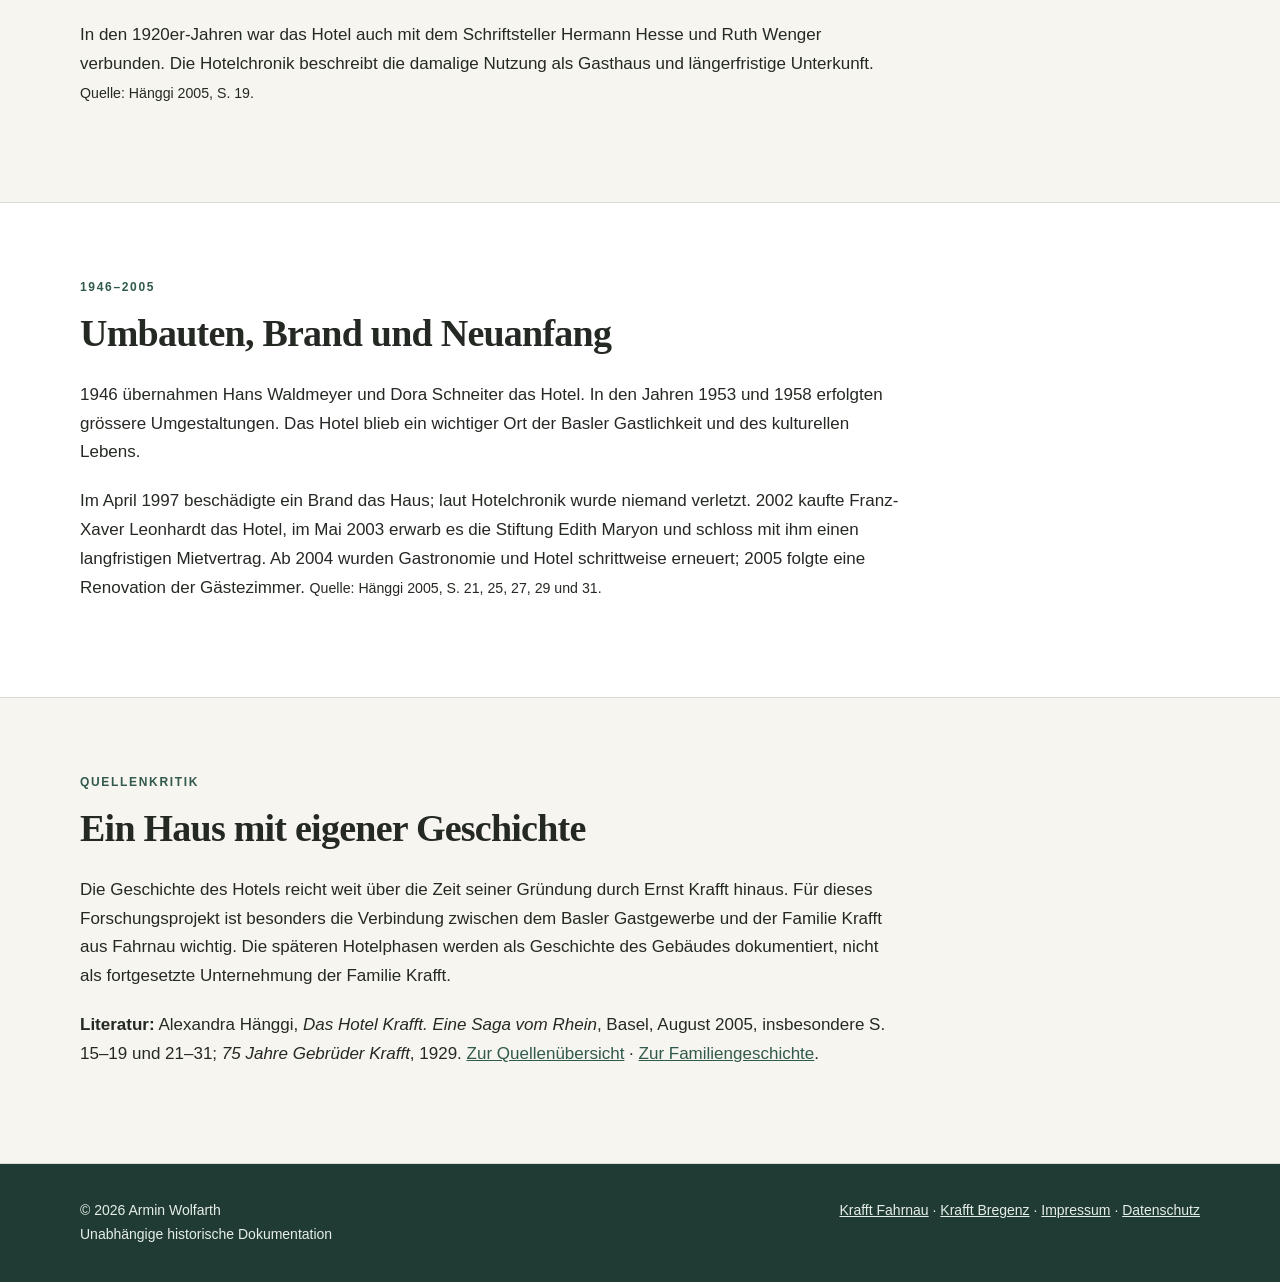
<file: hotel-krafft.html>
<!DOCTYPE html>

<html lang="de-CH">
<head>
<meta charset="utf-8"/><meta content="width=device-width,initial-scale=1" name="viewport"/>
<title>Hotel Krafft am Rhein | Krafft in Basel</title>
<meta content="Geschichte des Hotel Krafft Basel: Ernst Krafft, der Neubau 1873 durch Ferdinand Iselin, spätere Besitzer und offene Fragen zur Familienchronologie." name="description"/>
<meta content="index,follow" name="robots"/>
<link href="https://krafft-in-basel.ch/hotel-krafft.html" rel="canonical"/>
<link href="style.css" rel="stylesheet"/>
</head>
<body>
<a class="small" href="#inhalt" onblur="this.style.left='-9999px'" onfocus="this.style.left='10px'" style="position:absolute;left:-9999px">Zum Inhalt springen</a>
<header class="site-header"><div class="wrap top"><a class="brand" href="index.html">Krafft in Basel<span>Familiengeschichte aus Fahrnau</span></a><nav aria-label="Hauptnavigation" class="nav"><a href="index.html">Start</a><a href="familie.html">Familie</a><a aria-current="page" href="hotel-krafft.html">Hotel Krafft</a><a href="cardinal.html">Cardinal</a><a href="karl-ernst-krafft.html">Karl Ernst Krafft</a><a href="quellen.html">Quellen</a></nav></div></header>
<main id="inhalt"><div class="wrap breadcrumbs"><a href="index.html">Start</a> / Hotellerie</div><header class="page-hero"><div class="wrap"><div class="kicker">Hotellerie</div><h1>Hotel Krafft am Rhein</h1><p>Ernst Krafft, der Hotelneubau von 1873 und die wechselvolle Geschichte des Hauses am Rhein.</p></div></header><section class="section"><div class="wrap"><div class="kicker">1854</div><h2>Der Weg ins Gastgewerbe</h2><div class="prose"><p>Die Festschrift <em>75 Jahre Gebrüder Krafft</em> (1929) überliefert einen Brief vom 14. November 1854 an Ernst Krafft in London. Nach dieser Darstellung erwarb er dort Kenntnisse im Hotelgewerbe. Seine Laufbahn unterschied sich damit zunächst von der Gerberei des Fahrnauer Familienunternehmens.</p></div></div></section><section class="section alt"><div class="wrap"><div class="kicker">Vor 1872</div><h2>Vom Schwarzen Bären an den Rhein</h2><div class="prose"><p>Die Hotelchronik von Alexandra Hänggi berichtet, dass Ernst Krafft aus dem Wiesental nach Basel gekommen war und das Restaurant <em>Schwarzer Bären</em> in der Rheingasse führte. Im Jahr 1872 kaufte er auf der Rheinseite der Strasse drei mittelalterliche Handwerkerhäuser und liess sie abbrechen.</p><p>Der Standort lag im Kleinbasel, das sich damals durch Bevölkerungswachstum, Bautätigkeit und Industrialisierung stark veränderte. <small>Quelle: Hänggi 2005, S. 15–17.</small></p></div></div></section><section class="section alt"><div class="wrap"><div class="kicker">Stadtgeschichte und Archäologie</div><h2>Die Rheingasse vor dem Hotelbau</h2><div class="prose"><p>Das Grundstück des späteren Hotels Krafft war schon vor dem Neubau von 1872/73 bebaut. Nach der Hotelchronik von Alexandra Hänggi erwarb Ernst Krafft drei mittelalterliche Handwerkerhäuser auf der Rheinseite der Rheingasse und liess sie für den Hotelbau abbrechen. Zuvor hatte er das Restaurant <em>Schwarzer Bären</em> auf der gegenüberliegenden Strassenseite geführt.</p><p>Die <a href="https://www.bs.ch/pd/kultur/museen-und-andere-dienststellen/archaeologie/ausgrabung">Archäologische Bodenforschung Basel-Stadt</a> informiert über archäologisch begleitete Ausgrabungen, darunter Arbeiten im historischen Stadtgebiet. Die Erneuerung der Rheingasse bietet einen Anlass, nach den älteren Bebauungsschichten des Quartiers zu fragen. <strong>Ein konkreter Fundnachweis zu den drei ehemaligen Häusern auf dem Hotelgrundstück liegt diesem Projekt bislang nicht vor.</strong> Ebenso ist die genaue Zuordnung der historischen Bezeichnung «Schwarzer Bären» zu einer heutigen Parzelle noch zu prüfen.</p><p>Für eine genauere Rekonstruktion wären Bauakten, historische Parzellenpläne und standortgenaue Grabungsberichte erforderlich. <a href="quellen.html">Quellen und offene Fragen</a>.</p></div></div></section><section class="section"><div class="wrap"><div class="kicker">1873</div><h2>Ein Hotel nach Plänen von Ferdinand Iselin</h2><div class="prose"><p>Ernst Krafft beauftragte den Basler Architekten Ferdinand Iselin mit dem Neubau. Es entstand ein viergeschossiges Hotel mit klassizistischen Zügen, hohen Rundbogenfenstern im Sockelgeschoss und regelmässigen Fensterreihen in den oberen Geschossen. An der Rheingasse lag eine Trinkstube.</p><p>Das Hotel wurde <strong>1873 eröffnet</strong>. Ernst Krafft liess sein Tavernenrecht vom Schwarzen Bären auf den Neubau übertragen. Damit sind die Errichtung und seine Rolle als Bauherr in einer ausführlichen Hotelchronik dokumentiert. <small>Quelle: Hänggi 2005, S. 17.</small></p></div></div></section><section class="section alt"><div class="wrap"><div class="kicker">1880–1888</div><h2>Ein Widerspruch in der Überlieferung</h2><div class="prose"><p>Die Fahrnauer Festschrift von 1929 nennt einen <strong>Hotelverkauf 1880</strong>, den Eintritt Ernst Kraffts in das Familienunternehmen 1881 und seine Leitung des Bregenzer Betriebs ab 1883; sie nennt zudem 1888 als Todesjahr.</p><p>Alexandra Hänggis Hotelchronik (2005, S. 17) berichtet dagegen, Krafft habe den Hotelbetrieb nach der Eröffnung noch <strong>anderthalb Jahrzehnte</strong> geführt und später weitere Hotels in Südeuropa unter seinem Namen aufgebaut. Beide Darstellungen lassen sich derzeit nicht widerspruchsfrei miteinander verbinden.</p><p>Ob sich die Angaben auf Eigentum, Betriebsführung oder unterschiedliche Zeitabschnitte beziehen, ist offen. Für eine Klärung wären Grundbuch-, Handelsregister-, Nachlass- und zeitgenössische Adressbuchunterlagen nötig. Die Angaben werden deshalb ausdrücklich nebeneinandergestellt.</p></div></div></section><section class="section"><div class="wrap"><div class="kicker">Ab 1894</div><h2>Das Haus nach Ernst Krafft</h2><div class="prose"><p>Nach Hänggis Darstellung übernahm Wilhelm Gottlieb Lutz, ebenfalls aus dem Schwarzwald, das Hotel. Nach seinem unerwarteten Tod 1894 wurde es an Johannes Steger-Koch verkauft. Vor dem Ersten Weltkrieg gelang der Familie Lutz der Rückkauf. Später leitete Friedrich Lutz-Haisch das Haus.</p><p>In den 1920er-Jahren war das Hotel auch mit dem Schriftsteller Hermann Hesse und Ruth Wenger verbunden. Die Hotelchronik beschreibt die damalige Nutzung als Gasthaus und längerfristige Unterkunft. <small>Quelle: Hänggi 2005, S. 19.</small></p></div></div></section><section class="section alt"><div class="wrap"><div class="kicker">1946–2005</div><h2>Umbauten, Brand und Neuanfang</h2><div class="prose"><p>1946 übernahmen Hans Waldmeyer und Dora Schneiter das Hotel. In den Jahren 1953 und 1958 erfolgten grössere Umgestaltungen. Das Hotel blieb ein wichtiger Ort der Basler Gastlichkeit und des kulturellen Lebens.</p><p>Im April 1997 beschädigte ein Brand das Haus; laut Hotelchronik wurde niemand verletzt. 2002 kaufte Franz-Xaver Leonhardt das Hotel, im Mai 2003 erwarb es die Stiftung Edith Maryon und schloss mit ihm einen langfristigen Mietvertrag. Ab 2004 wurden Gastronomie und Hotel schrittweise erneuert; 2005 folgte eine Renovation der Gästezimmer. <small>Quelle: Hänggi 2005, S. 21, 25, 27, 29 und 31.</small></p></div></div></section><section class="section"><div class="wrap"><div class="kicker">Quellenkritik</div><h2>Ein Haus mit eigener Geschichte</h2><div class="prose"><p>Die Geschichte des Hotels reicht weit über die Zeit seiner Gründung durch Ernst Krafft hinaus. Für dieses Forschungsprojekt ist besonders die Verbindung zwischen dem Basler Gastgewerbe und der Familie Krafft aus Fahrnau wichtig. Die späteren Hotelphasen werden als Geschichte des Gebäudes dokumentiert, nicht als fortgesetzte Unternehmung der Familie Krafft.</p><p><strong>Literatur:</strong> Alexandra Hänggi, <em>Das Hotel Krafft. Eine Saga vom Rhein</em>, Basel, August 2005, insbesondere S. 15–19 und 21–31; <em>75 Jahre Gebrüder Krafft</em>, 1929. <a href="quellen.html">Zur Quellenübersicht</a> · <a href="familie.html">Zur Familiengeschichte</a>.</p></div></div></section></main>
<footer class="site-footer"><div class="wrap"><p>© 2026 Armin Wolfarth<br/>Unabhängige historische Dokumentation</p><p><a href="https://krafft-fahrnau.de/">Krafft Fahrnau</a> · <a href="https://armin-historik.github.io/krafft-bregenz/">Krafft Bregenz</a> · <a href="impressum.html">Impressum</a> · <a href="datenschutz.html">Datenschutz</a></p></div></footer>
</body></html>
</file>
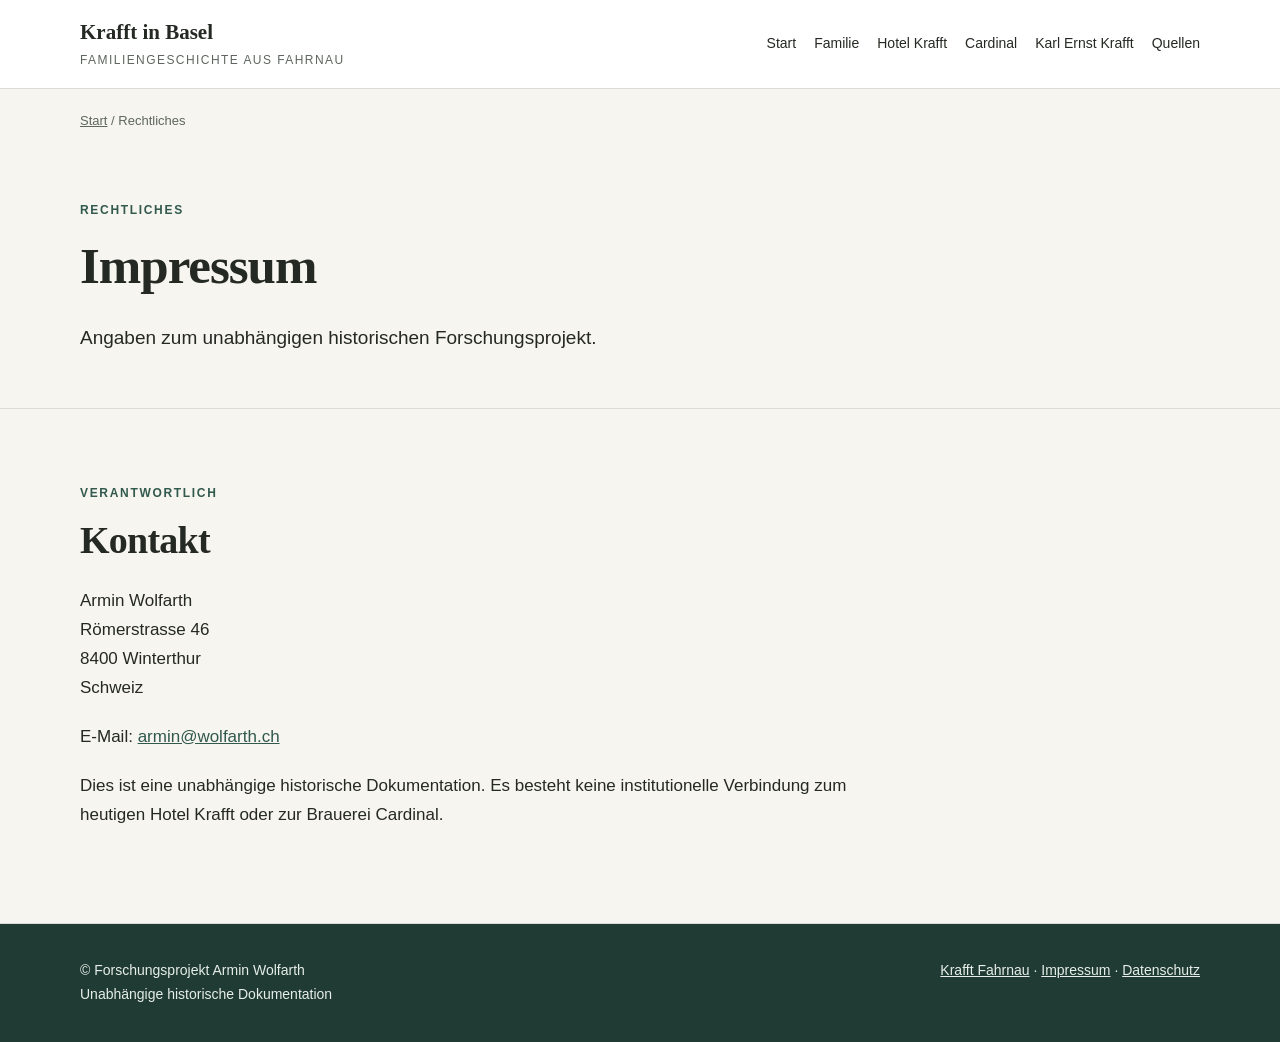
<file: impressum.html>
<!DOCTYPE html>

<html lang="de-CH"><head><meta charset="utf-8"/><meta content="width=device-width,initial-scale=1" name="viewport"/><title>Impressum | Krafft in Basel</title><meta content="Kontakt und Verantwortlichkeit für das unabhängige Forschungsprojekt Krafft in Basel." name="description"/><meta content="index,follow" name="robots"/><link href="style.css" rel="stylesheet"/><link href="https://krafft-in-basel.ch/impressum.html" rel="canonical"/></head><body><a class="small" href="#inhalt" onblur="this.style.left='-9999px'" onfocus="this.style.left='10px'" style="position:absolute;left:-9999px">Zum Inhalt springen</a><header class="site-header"><div class="wrap top"><a class="brand" href="index.html">Krafft in Basel<span>Familiengeschichte aus Fahrnau</span></a><nav aria-label="Hauptnavigation" class="nav"><a href="index.html">Start</a><a href="familie.html">Familie</a><a href="hotel-krafft.html">Hotel Krafft</a><a href="cardinal.html">Cardinal</a><a href="karl-ernst-krafft.html">Karl Ernst Krafft</a><a href="quellen.html">Quellen</a></nav></div></header><main id="inhalt"><div class="wrap breadcrumbs"><a href="index.html">Start</a> / Rechtliches</div><header class="page-hero"><div class="wrap"><div class="kicker">Rechtliches</div><h1>Impressum</h1><p>Angaben zum unabhängigen historischen Forschungsprojekt.</p></div></header><section class="section"><div class="wrap"><div class="kicker">Verantwortlich</div><h2>Kontakt</h2><div class="prose"><p>Armin Wolfarth<br/>Römerstrasse 46<br/>8400 Winterthur<br/>Schweiz</p><p>E-Mail: <a href="mailto:armin@wolfarth.ch">armin@wolfarth.ch</a></p><p>Dies ist eine unabhängige historische Dokumentation. Es besteht keine institutionelle Verbindung zum heutigen Hotel Krafft oder zur Brauerei Cardinal.</p></div></div></section></main><footer class="site-footer"><div class="wrap"><p>© Forschungsprojekt Armin Wolfarth<br/>Unabhängige historische Dokumentation</p><p><a href="https://krafft-fahrnau.de/">Krafft Fahrnau</a> · <a href="impressum.html">Impressum</a> · <a href="datenschutz.html">Datenschutz</a></p></div></footer></body></html>
</file>
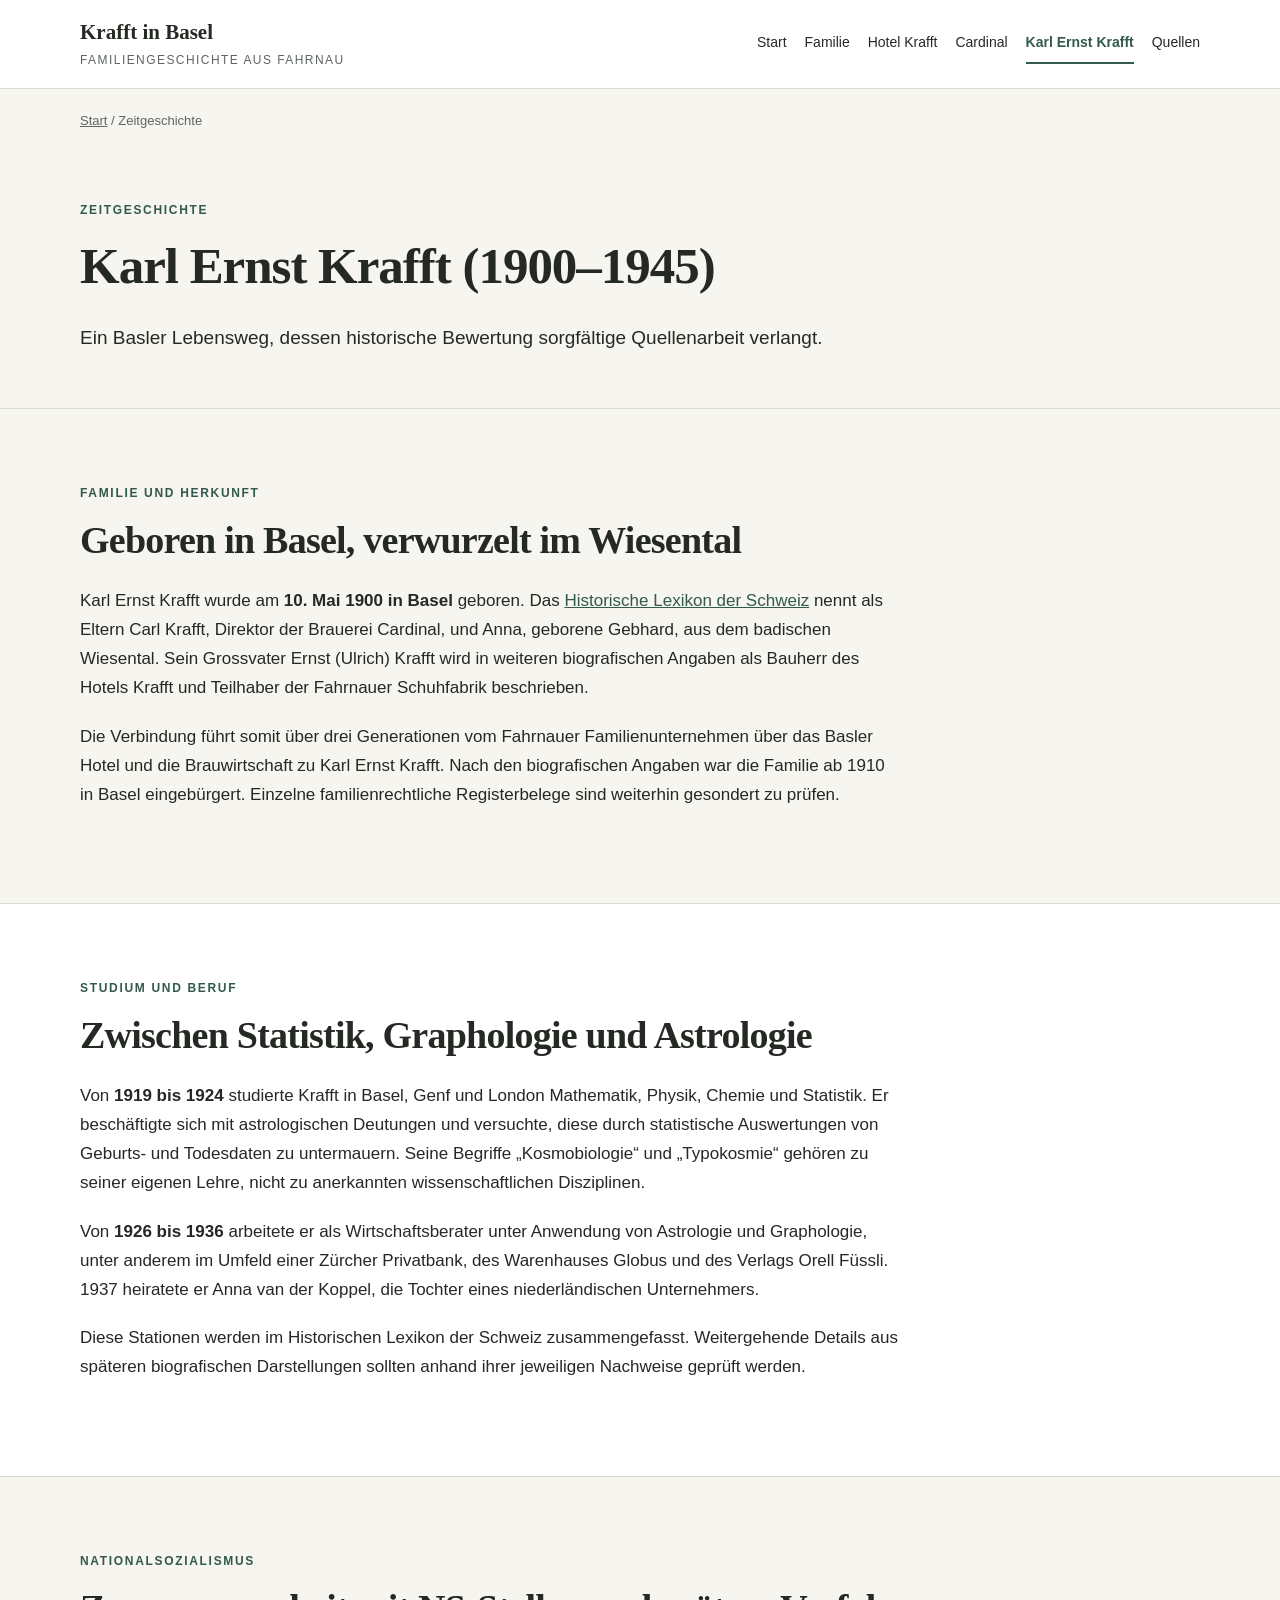
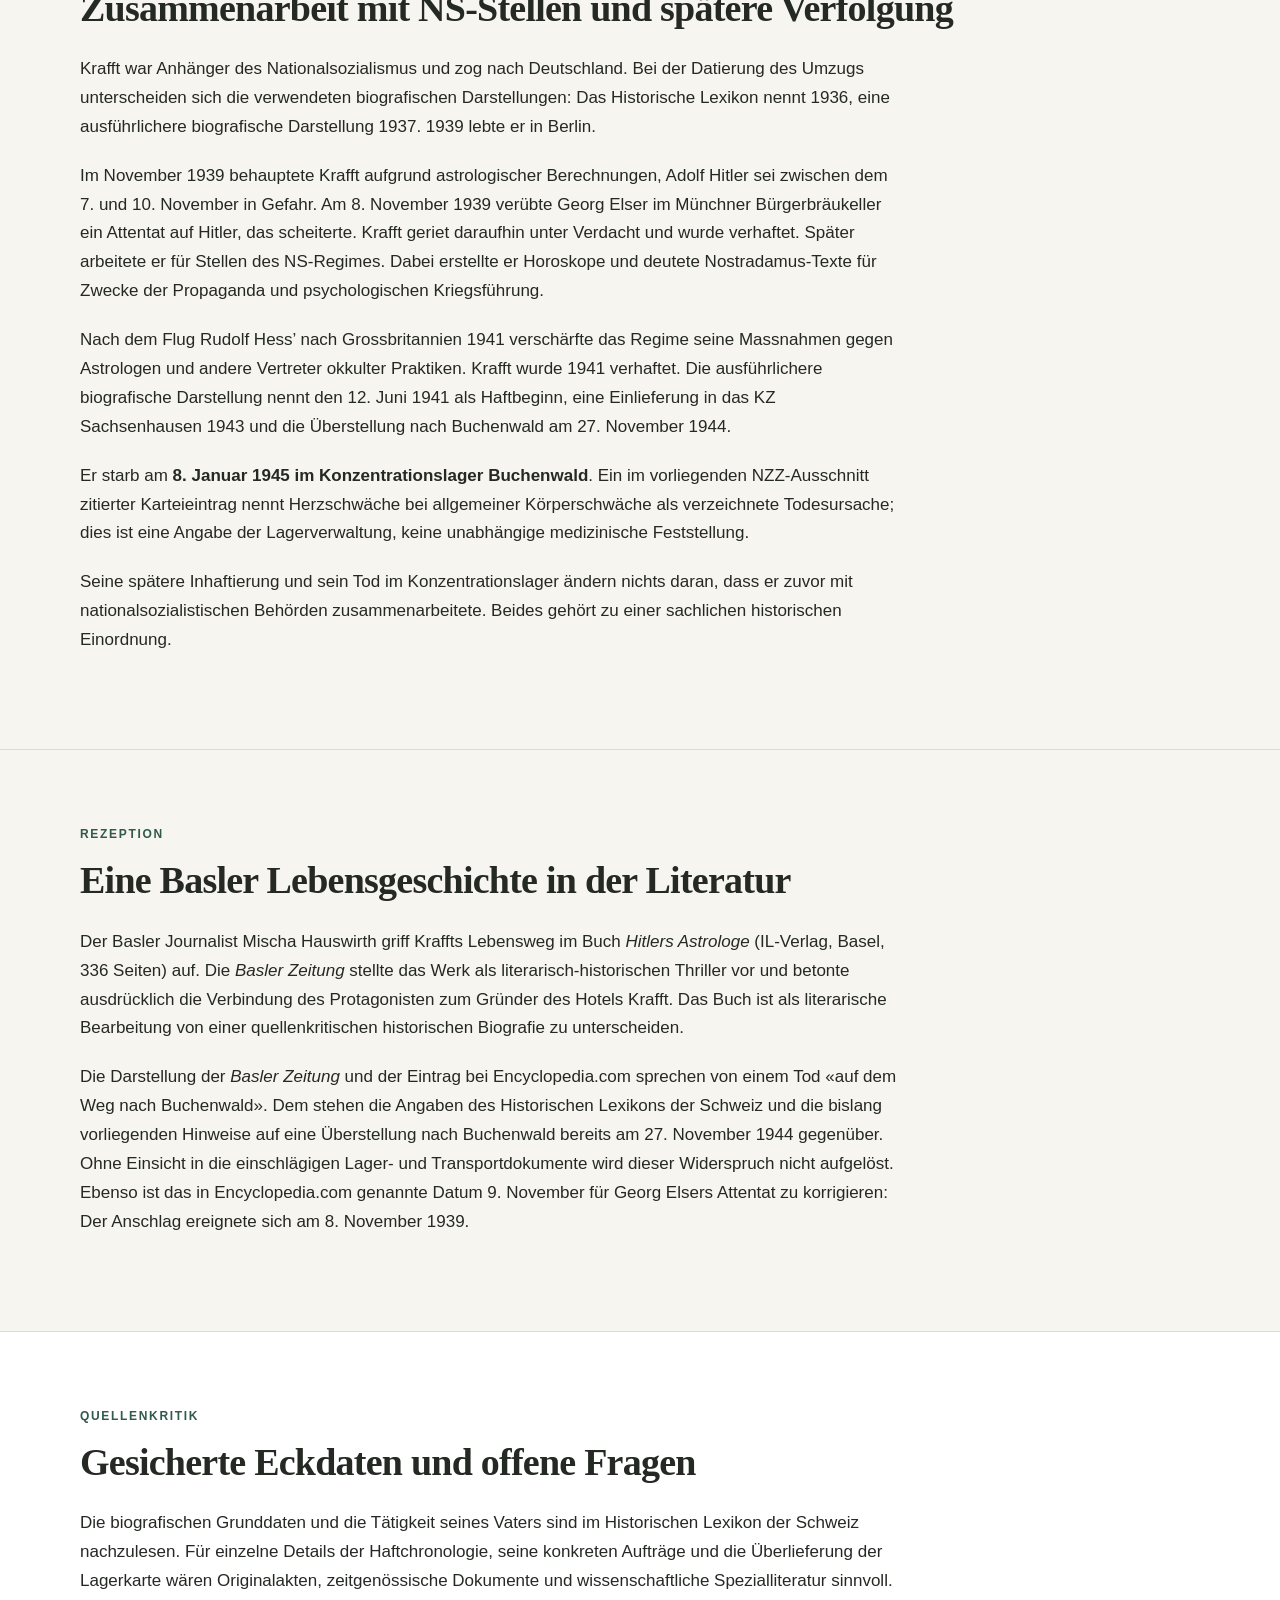
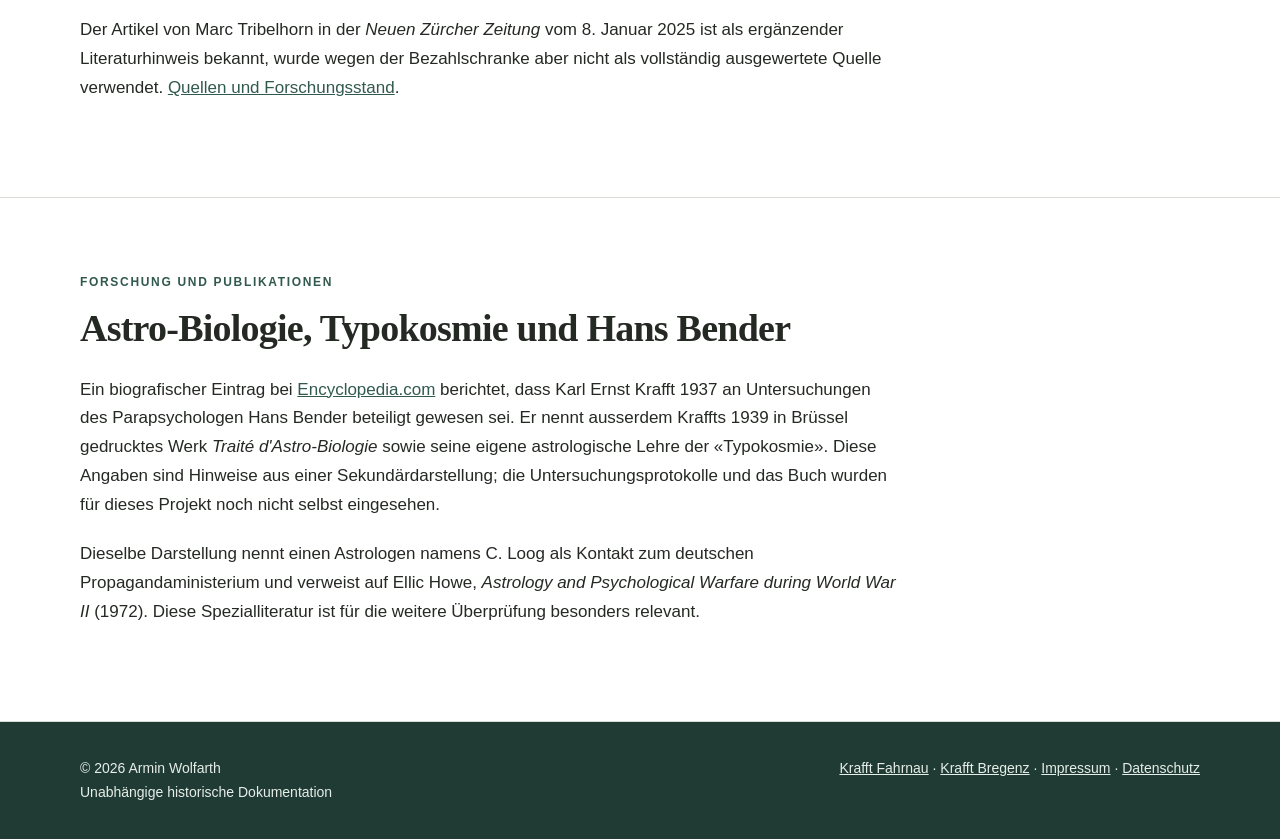
<file: karl-ernst-krafft.html>
<!DOCTYPE html>

<html lang="de-CH">
<head>
<meta charset="utf-8"/><meta content="width=device-width,initial-scale=1" name="viewport"/>
<title>Karl Ernst Krafft (1900–1945) | Krafft in Basel</title>
<meta content="Karl Ernst Krafft, statistische Astrologie, Nationalsozialismus, Verfolgung und Quellenkritik." name="description"/>
<meta content="index,follow" name="robots"/>
<link href="https://krafft-in-basel.ch/karl-ernst-krafft.html" rel="canonical"/>
<link href="style.css" rel="stylesheet"/>
</head>
<body>
<a class="small" href="#inhalt" onblur="this.style.left='-9999px'" onfocus="this.style.left='10px'" style="position:absolute;left:-9999px">Zum Inhalt springen</a>
<header class="site-header"><div class="wrap top"><a class="brand" href="index.html">Krafft in Basel<span>Familiengeschichte aus Fahrnau</span></a><nav aria-label="Hauptnavigation" class="nav"><a href="index.html">Start</a><a href="familie.html">Familie</a><a href="hotel-krafft.html">Hotel Krafft</a><a href="cardinal.html">Cardinal</a><a aria-current="page" href="karl-ernst-krafft.html">Karl Ernst Krafft</a><a href="quellen.html">Quellen</a></nav></div></header>
<main id="inhalt"><div class="wrap breadcrumbs"><a href="index.html">Start</a> / Zeitgeschichte</div><header class="page-hero"><div class="wrap"><div class="kicker">Zeitgeschichte</div><h1>Karl Ernst Krafft (1900–1945)</h1><p>Ein Basler Lebensweg, dessen historische Bewertung sorgfältige Quellenarbeit verlangt.</p></div></header><section class="section"><div class="wrap"><div class="kicker">Familie und Herkunft</div><h2>Geboren in Basel, verwurzelt im Wiesental</h2><div class="prose"><p>Karl Ernst Krafft wurde am <strong>10. Mai 1900 in Basel</strong> geboren. Das <a href="https://hls-dhs-dss.ch/de/articles/043716/2007-10-25/">Historische Lexikon der Schweiz</a> nennt als Eltern Carl Krafft, Direktor der Brauerei Cardinal, und Anna, geborene Gebhard, aus dem badischen Wiesental. Sein Grossvater Ernst (Ulrich) Krafft wird in weiteren biografischen Angaben als Bauherr des Hotels Krafft und Teilhaber der Fahrnauer Schuhfabrik beschrieben.</p><p>Die Verbindung führt somit über drei Generationen vom Fahrnauer Familienunternehmen über das Basler Hotel und die Brauwirtschaft zu Karl Ernst Krafft. Nach den biografischen Angaben war die Familie ab 1910 in Basel eingebürgert. Einzelne familienrechtliche Registerbelege sind weiterhin gesondert zu prüfen.</p></div></div></section><section class="section alt"><div class="wrap"><div class="kicker">Studium und Beruf</div><h2>Zwischen Statistik, Graphologie und Astrologie</h2><div class="prose"><p>Von <strong>1919 bis 1924</strong> studierte Krafft in Basel, Genf und London Mathematik, Physik, Chemie und Statistik. Er beschäftigte sich mit astrologischen Deutungen und versuchte, diese durch statistische Auswertungen von Geburts- und Todesdaten zu untermauern. Seine Begriffe „Kosmobiologie“ und „Typokosmie“ gehören zu seiner eigenen Lehre, nicht zu anerkannten wissenschaftlichen Disziplinen.</p><p>Von <strong>1926 bis 1936</strong> arbeitete er als Wirtschaftsberater unter Anwendung von Astrologie und Graphologie, unter anderem im Umfeld einer Zürcher Privatbank, des Warenhauses Globus und des Verlags Orell Füssli. 1937 heiratete er Anna van der Koppel, die Tochter eines niederländischen Unternehmers.</p><p>Diese Stationen werden im Historischen Lexikon der Schweiz zusammengefasst. Weitergehende Details aus späteren biografischen Darstellungen sollten anhand ihrer jeweiligen Nachweise geprüft werden.</p></div></div></section><section class="section"><div class="wrap"><div class="kicker">Nationalsozialismus</div><h2>Zusammenarbeit mit NS-Stellen und spätere Verfolgung</h2><div class="prose"><p>Krafft war Anhänger des Nationalsozialismus und zog nach Deutschland. Bei der Datierung des Umzugs unterscheiden sich die verwendeten biografischen Darstellungen: Das Historische Lexikon nennt 1936, eine ausführlichere biografische Darstellung 1937. 1939 lebte er in Berlin.</p><p>Im November 1939 behauptete Krafft aufgrund astrologischer Berechnungen, Adolf Hitler sei zwischen dem 7. und 10. November in Gefahr. Am 8. November 1939 verübte Georg Elser im Münchner Bürgerbräukeller ein Attentat auf Hitler, das scheiterte. Krafft geriet daraufhin unter Verdacht und wurde verhaftet. Später arbeitete er für Stellen des NS-Regimes. Dabei erstellte er Horoskope und deutete Nostradamus-Texte für Zwecke der Propaganda und psychologischen Kriegsführung.</p><p>Nach dem Flug Rudolf Hess’ nach Grossbritannien 1941 verschärfte das Regime seine Massnahmen gegen Astrologen und andere Vertreter okkulter Praktiken. Krafft wurde 1941 verhaftet. Die ausführlichere biografische Darstellung nennt den 12. Juni 1941 als Haftbeginn, eine Einlieferung in das KZ Sachsenhausen 1943 und die Überstellung nach Buchenwald am 27. November 1944.</p><p>Er starb am <strong>8. Januar 1945 im Konzentrationslager Buchenwald</strong>. Ein im vorliegenden NZZ-Ausschnitt zitierter Karteieintrag nennt Herzschwäche bei allgemeiner Körperschwäche als verzeichnete Todesursache; dies ist eine Angabe der Lagerverwaltung, keine unabhängige medizinische Feststellung.</p><p>Seine spätere Inhaftierung und sein Tod im Konzentrationslager ändern nichts daran, dass er zuvor mit nationalsozialistischen Behörden zusammenarbeitete. Beides gehört zu einer sachlichen historischen Einordnung.</p></div></div></section><section class="section"><div class="wrap"><div class="kicker">Rezeption</div><h2>Eine Basler Lebensgeschichte in der Literatur</h2><div class="prose"><p>Der Basler Journalist Mischa Hauswirth griff Kraffts Lebensweg im Buch <em>Hitlers Astrologe</em> (IL-Verlag, Basel, 336 Seiten) auf. Die <em>Basler Zeitung</em> stellte das Werk als literarisch-historischen Thriller vor und betonte ausdrücklich die Verbindung des Protagonisten zum Gründer des Hotels Krafft. Das Buch ist als literarische Bearbeitung von einer quellenkritischen historischen Biografie zu unterscheiden.</p><p>Die Darstellung der <em>Basler Zeitung</em> und der Eintrag bei Encyclopedia.com sprechen von einem Tod «auf dem Weg nach Buchenwald». Dem stehen die Angaben des Historischen Lexikons der Schweiz und die bislang vorliegenden Hinweise auf eine Überstellung nach Buchenwald bereits am 27. November 1944 gegenüber. Ohne Einsicht in die einschlägigen Lager- und Transportdokumente wird dieser Widerspruch nicht aufgelöst. Ebenso ist das in Encyclopedia.com genannte Datum 9. November für Georg Elsers Attentat zu korrigieren: Der Anschlag ereignete sich am 8. November 1939.</p></div></div></section><section class="section alt"><div class="wrap"><div class="kicker">Quellenkritik</div><h2>Gesicherte Eckdaten und offene Fragen</h2><div class="prose"><p>Die biografischen Grunddaten und die Tätigkeit seines Vaters sind im Historischen Lexikon der Schweiz nachzulesen. Für einzelne Details der Haftchronologie, seine konkreten Aufträge und die Überlieferung der Lagerkarte wären Originalakten, zeitgenössische Dokumente und wissenschaftliche Spezialliteratur sinnvoll.</p><p>Der Artikel von Marc Tribelhorn in der <em>Neuen Zürcher Zeitung</em> vom 8. Januar 2025 ist als ergänzender Literaturhinweis bekannt, wurde wegen der Bezahlschranke aber nicht als vollständig ausgewertete Quelle verwendet. <a href="quellen.html">Quellen und Forschungsstand</a>.</p></div></div></section><section class="section alt"><div class="wrap"><div class="kicker">Forschung und Publikationen</div><h2>Astro-Biologie, Typokosmie und Hans Bender</h2><div class="prose"><p>Ein biografischer Eintrag bei <a href="https://www.encyclopedia.com/">Encyclopedia.com</a> berichtet, dass Karl Ernst Krafft 1937 an Untersuchungen des Parapsychologen Hans Bender beteiligt gewesen sei. Er nennt ausserdem Kraffts 1939 in Brüssel gedrucktes Werk <em>Traité d'Astro-Biologie</em> sowie seine eigene astrologische Lehre der «Typokosmie». Diese Angaben sind Hinweise aus einer Sekundärdarstellung; die Untersuchungsprotokolle und das Buch wurden für dieses Projekt noch nicht selbst eingesehen.</p><p>Dieselbe Darstellung nennt einen Astrologen namens C. Loog als Kontakt zum deutschen Propagandaministerium und verweist auf Ellic Howe, <em>Astrology and Psychological Warfare during World War II</em> (1972). Diese Spezialliteratur ist für die weitere Überprüfung besonders relevant.</p></div></div></section></main>
<footer class="site-footer"><div class="wrap"><p>© 2026 Armin Wolfarth<br/>Unabhängige historische Dokumentation</p><p><a href="https://krafft-fahrnau.de/">Krafft Fahrnau</a> · <a href="https://armin-historik.github.io/krafft-bregenz/">Krafft Bregenz</a> · <a href="impressum.html">Impressum</a> · <a href="datenschutz.html">Datenschutz</a></p></div></footer>
</body></html>
</file>
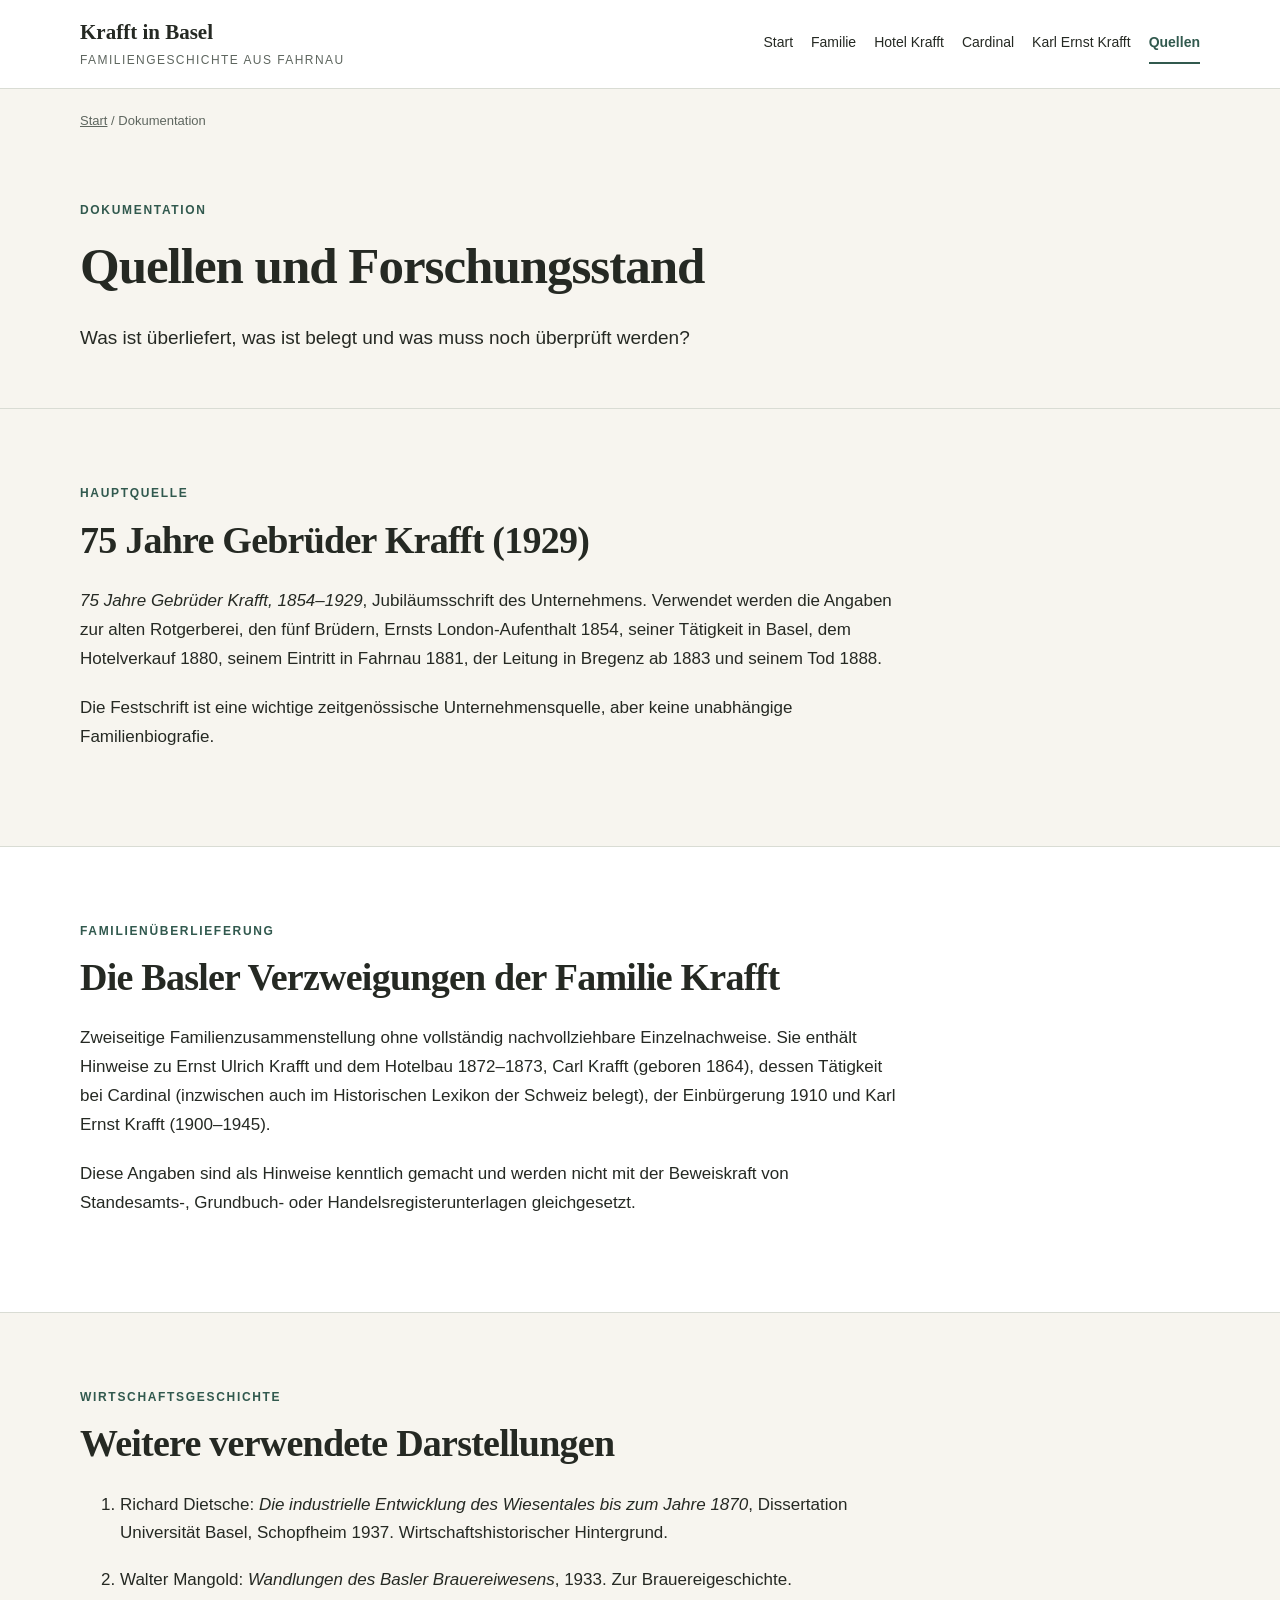
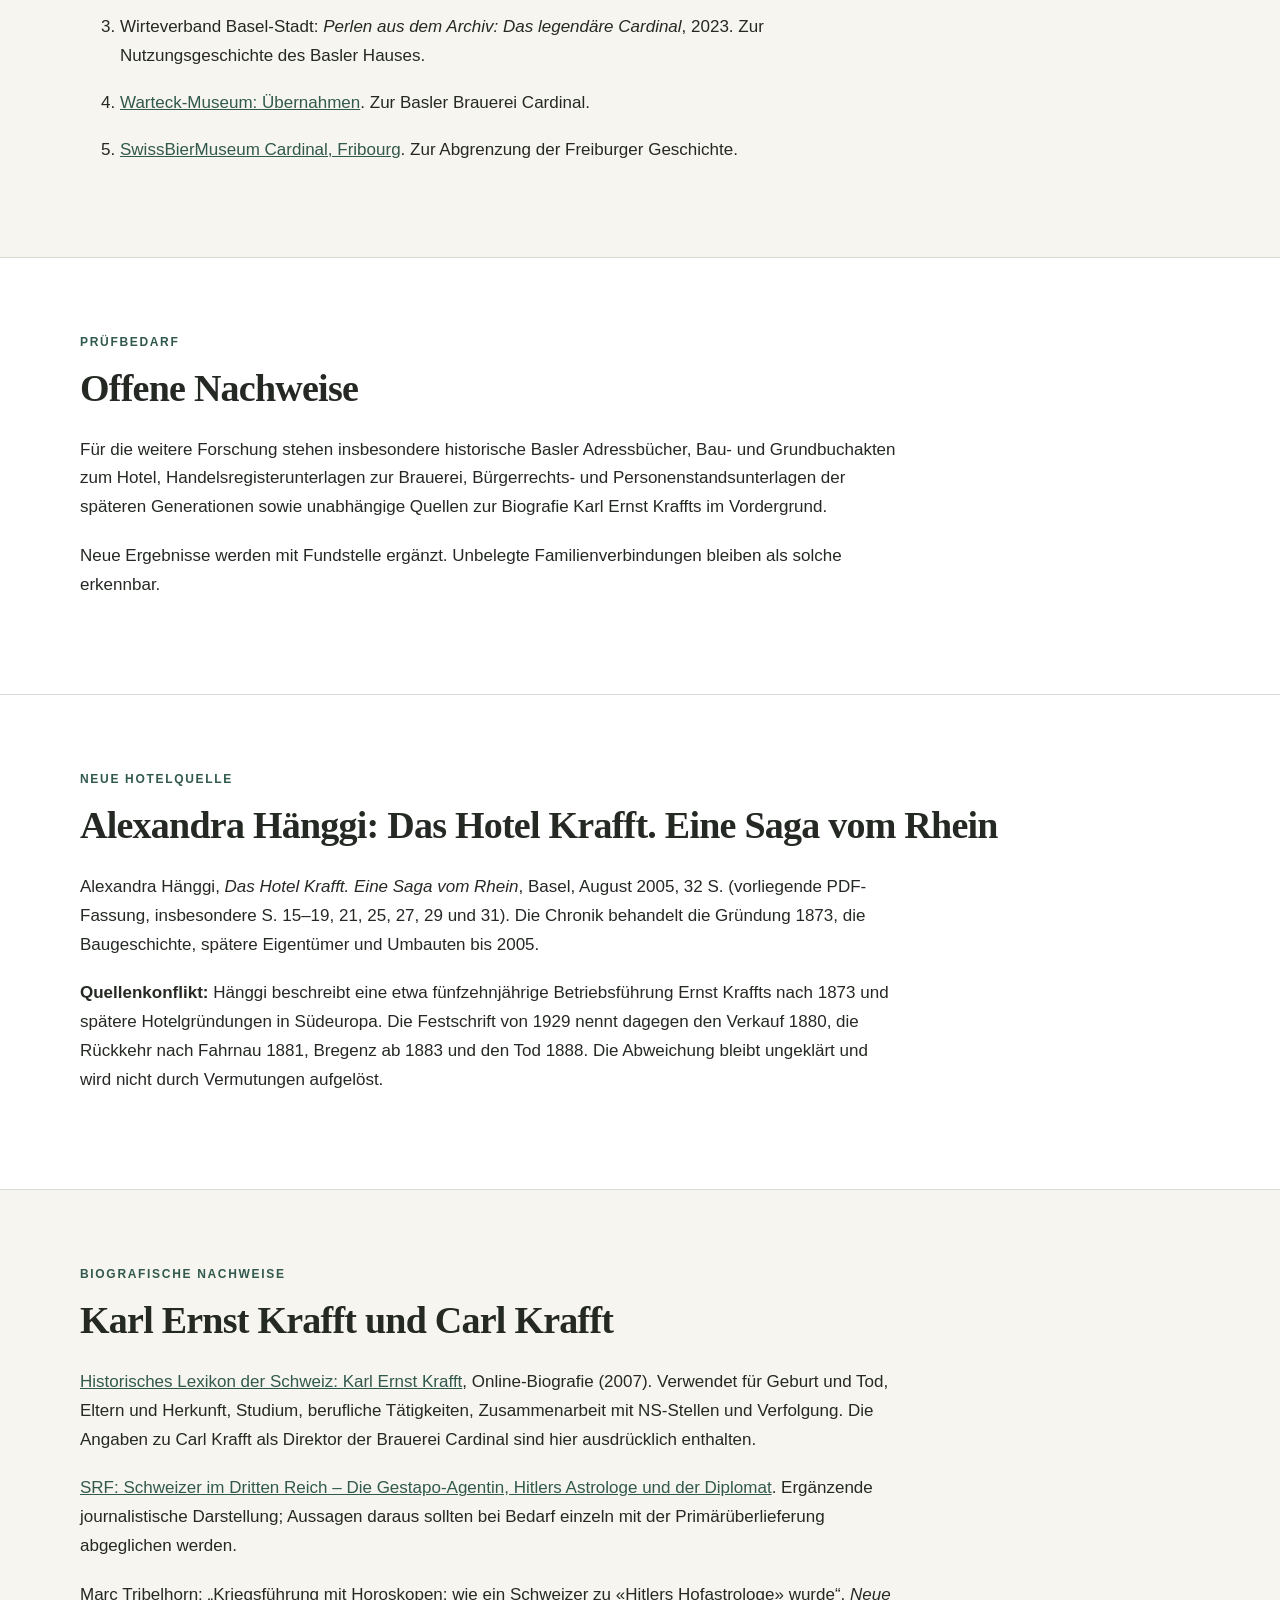
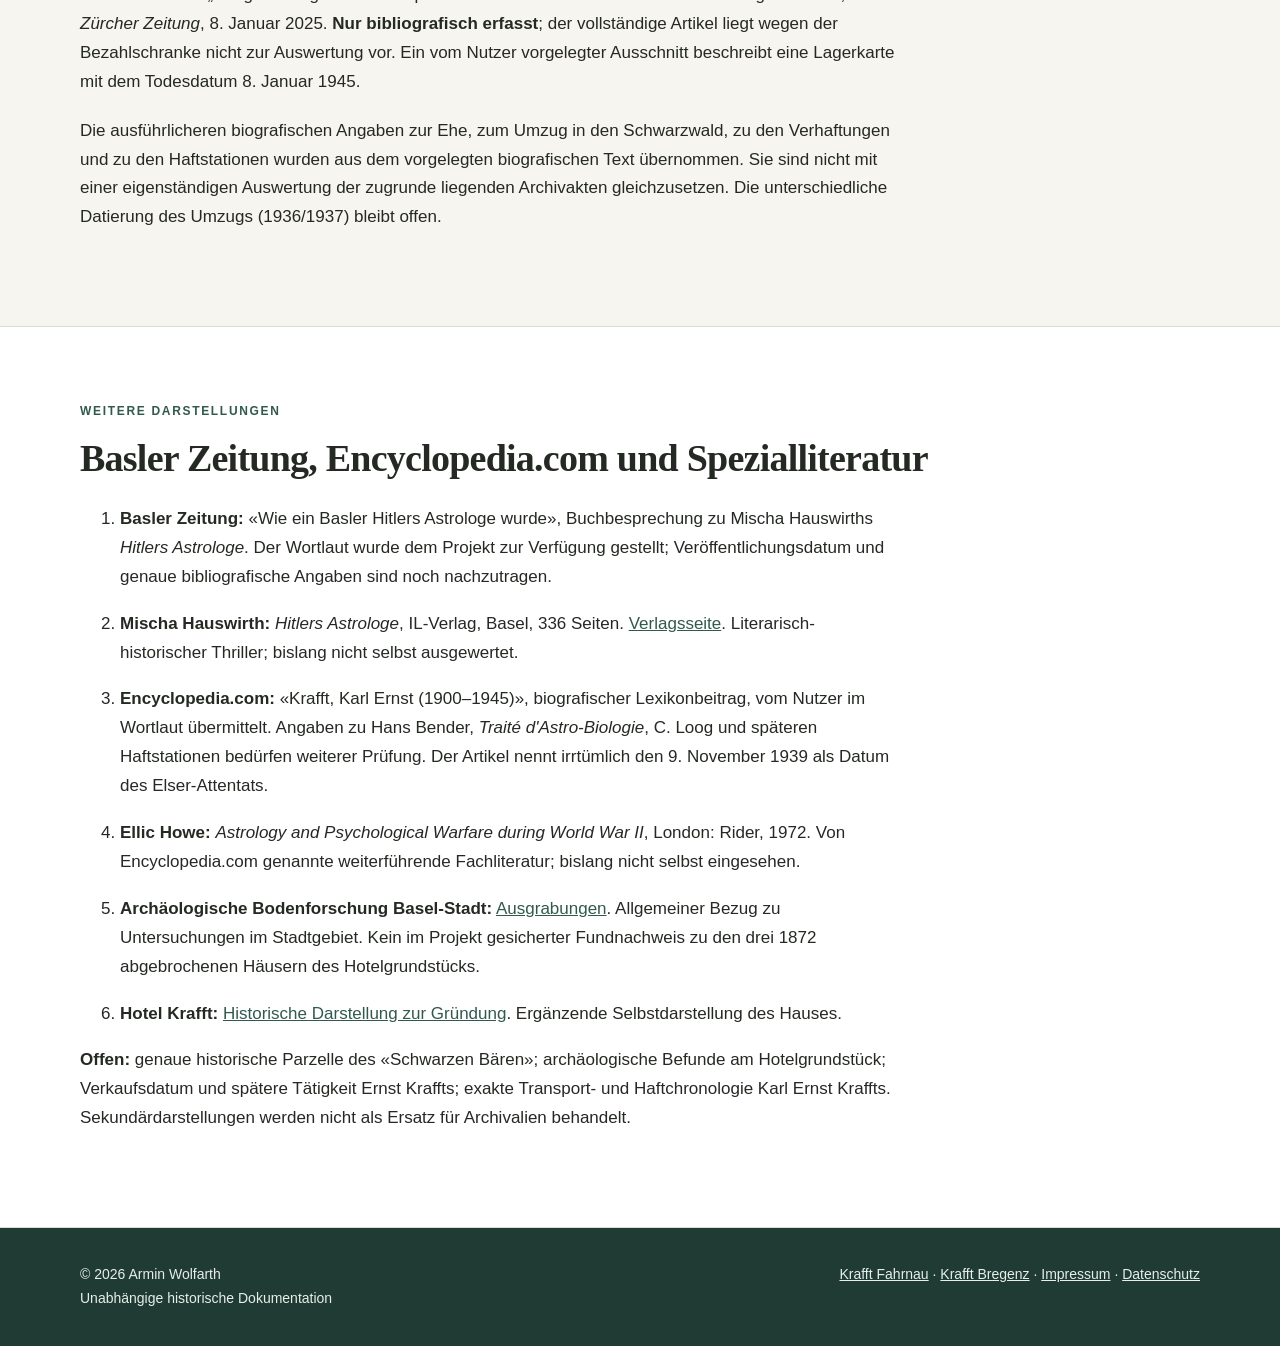
<file: quellen.html>
<!DOCTYPE html>

<html lang="de-CH">
<head>
<meta charset="utf-8"/><meta content="width=device-width,initial-scale=1" name="viewport"/>
<title>Quellen und Forschungsstand | Krafft in Basel</title>
<meta content="Quellenkritik, Festschrift 1929, Familienzusammenstellung und Literatur zur Basler Krafft-Geschichte." name="description"/>
<meta content="index,follow" name="robots"/>
<link href="https://krafft-in-basel.ch/quellen.html" rel="canonical"/>
<link href="style.css" rel="stylesheet"/>
</head>
<body>
<a class="small" href="#inhalt" onblur="this.style.left='-9999px'" onfocus="this.style.left='10px'" style="position:absolute;left:-9999px">Zum Inhalt springen</a>
<header class="site-header"><div class="wrap top"><a class="brand" href="index.html">Krafft in Basel<span>Familiengeschichte aus Fahrnau</span></a><nav aria-label="Hauptnavigation" class="nav"><a href="index.html">Start</a><a href="familie.html">Familie</a><a href="hotel-krafft.html">Hotel Krafft</a><a href="cardinal.html">Cardinal</a><a href="karl-ernst-krafft.html">Karl Ernst Krafft</a><a aria-current="page" href="quellen.html">Quellen</a></nav></div></header>
<main id="inhalt"><div class="wrap breadcrumbs"><a href="index.html">Start</a> / Dokumentation</div><header class="page-hero"><div class="wrap"><div class="kicker">Dokumentation</div><h1>Quellen und Forschungsstand</h1><p>Was ist überliefert, was ist belegt und was muss noch überprüft werden?</p></div></header><section class="section"><div class="wrap"><div class="kicker">Hauptquelle</div><h2>75 Jahre Gebrüder Krafft (1929)</h2><div class="prose"><p><em>75 Jahre Gebrüder Krafft, 1854–1929</em>, Jubiläumsschrift des Unternehmens. Verwendet werden die Angaben zur alten Rotgerberei, den fünf Brüdern, Ernsts London-Aufenthalt 1854, seiner Tätigkeit in Basel, dem Hotelverkauf 1880, seinem Eintritt in Fahrnau 1881, der Leitung in Bregenz ab 1883 und seinem Tod 1888.</p><p>Die Festschrift ist eine wichtige zeitgenössische Unternehmensquelle, aber keine unabhängige Familienbiografie.</p></div></div></section><section class="section alt"><div class="wrap"><div class="kicker">Familienüberlieferung</div><h2>Die Basler Verzweigungen der Familie Krafft</h2><div class="prose"><p>Zweiseitige Familienzusammenstellung ohne vollständig nachvollziehbare Einzelnachweise. Sie enthält Hinweise zu Ernst Ulrich Krafft und dem Hotelbau 1872–1873, Carl Krafft (geboren 1864), dessen Tätigkeit bei Cardinal (inzwischen auch im Historischen Lexikon der Schweiz belegt), der Einbürgerung 1910 und Karl Ernst Krafft (1900–1945).</p><p>Diese Angaben sind als Hinweise kenntlich gemacht und werden nicht mit der Beweiskraft von Standesamts-, Grundbuch- oder Handelsregisterunterlagen gleichgesetzt.</p></div></div></section><section class="section"><div class="wrap"><div class="kicker">Wirtschaftsgeschichte</div><h2>Weitere verwendete Darstellungen</h2><div class="prose"><ol class="source-list"><li>Richard Dietsche: <em>Die industrielle Entwicklung des Wiesentales bis zum Jahre 1870</em>, Dissertation Universität Basel, Schopfheim 1937. Wirtschaftshistorischer Hintergrund.</li><li>Walter Mangold: <em>Wandlungen des Basler Brauereiwesens</em>, 1933. Zur Brauereigeschichte.</li><li>Wirteverband Basel-Stadt: <em>Perlen aus dem Archiv: Das legendäre Cardinal</em>, 2023. Zur Nutzungsgeschichte des Basler Hauses.</li><li><a href="https://www.warteckmuseum.ch/uebernahmen.html">Warteck-Museum: Übernahmen</a>. Zur Basler Brauerei Cardinal.</li><li><a href="https://www.swissbiermuseum.ch/about">SwissBierMuseum Cardinal, Fribourg</a>. Zur Abgrenzung der Freiburger Geschichte.</li></ol></div></div></section><section class="section alt"><div class="wrap"><div class="kicker">Prüfbedarf</div><h2>Offene Nachweise</h2><div class="prose"><p>Für die weitere Forschung stehen insbesondere historische Basler Adressbücher, Bau- und Grundbuchakten zum Hotel, Handelsregisterunterlagen zur Brauerei, Bürgerrechts- und Personenstandsunterlagen der späteren Generationen sowie unabhängige Quellen zur Biografie Karl Ernst Kraffts im Vordergrund.</p><p>Neue Ergebnisse werden mit Fundstelle ergänzt. Unbelegte Familienverbindungen bleiben als solche erkennbar.</p></div></div></section><section class="section alt"><div class="wrap"><div class="kicker">Neue Hotelquelle</div><h2>Alexandra Hänggi: Das Hotel Krafft. Eine Saga vom Rhein</h2><div class="prose"><p>Alexandra Hänggi, <em>Das Hotel Krafft. Eine Saga vom Rhein</em>, Basel, August 2005, 32 S. (vorliegende PDF-Fassung, insbesondere S. 15–19, 21, 25, 27, 29 und 31). Die Chronik behandelt die Gründung 1873, die Baugeschichte, spätere Eigentümer und Umbauten bis 2005.</p><p><strong>Quellenkonflikt:</strong> Hänggi beschreibt eine etwa fünfzehnjährige Betriebsführung Ernst Kraffts nach 1873 und spätere Hotelgründungen in Südeuropa. Die Festschrift von 1929 nennt dagegen den Verkauf 1880, die Rückkehr nach Fahrnau 1881, Bregenz ab 1883 und den Tod 1888. Die Abweichung bleibt ungeklärt und wird nicht durch Vermutungen aufgelöst.</p></div></div></section><section class="section"><div class="wrap"><div class="kicker">Biografische Nachweise</div><h2>Karl Ernst Krafft und Carl Krafft</h2><div class="prose"><p><a href="https://hls-dhs-dss.ch/de/articles/043716/2007-10-25/">Historisches Lexikon der Schweiz: Karl Ernst Krafft</a>, Online-Biografie (2007). Verwendet für Geburt und Tod, Eltern und Herkunft, Studium, berufliche Tätigkeiten, Zusammenarbeit mit NS-Stellen und Verfolgung. Die Angaben zu Carl Krafft als Direktor der Brauerei Cardinal sind hier ausdrücklich enthalten.</p><p><a href="https://www.srf.ch/kultur/gesellschaft-religion/schweizer-im-dritten-reich-die-gestapo-agentin-hitlers-astrologe-und-der-diplomat">SRF: Schweizer im Dritten Reich – Die Gestapo-Agentin, Hitlers Astrologe und der Diplomat</a>. Ergänzende journalistische Darstellung; Aussagen daraus sollten bei Bedarf einzeln mit der Primärüberlieferung abgeglichen werden.</p><p>Marc Tribelhorn: „Kriegsführung mit Horoskopen: wie ein Schweizer zu «Hitlers Hofastrologe» wurde“, <em>Neue Zürcher Zeitung</em>, 8. Januar 2025. <strong>Nur bibliografisch erfasst</strong>; der vollständige Artikel liegt wegen der Bezahlschranke nicht zur Auswertung vor. Ein vom Nutzer vorgelegter Ausschnitt beschreibt eine Lagerkarte mit dem Todesdatum 8. Januar 1945.</p><p>Die ausführlicheren biografischen Angaben zur Ehe, zum Umzug in den Schwarzwald, zu den Verhaftungen und zu den Haftstationen wurden aus dem vorgelegten biografischen Text übernommen. Sie sind nicht mit einer eigenständigen Auswertung der zugrunde liegenden Archivakten gleichzusetzen. Die unterschiedliche Datierung des Umzugs (1936/1937) bleibt offen.</p></div></div></section><section class="section alt"><div class="wrap"><div class="kicker">Weitere Darstellungen</div><h2>Basler Zeitung, Encyclopedia.com und Spezialliteratur</h2><div class="prose"><ol class="source-list"><li><strong>Basler Zeitung:</strong> «Wie ein Basler Hitlers Astrologe wurde», Buchbesprechung zu Mischa Hauswirths <em>Hitlers Astrologe</em>. Der Wortlaut wurde dem Projekt zur Verfügung gestellt; Veröffentlichungsdatum und genaue bibliografische Angaben sind noch nachzutragen.</li><li><strong>Mischa Hauswirth:</strong> <em>Hitlers Astrologe</em>, IL-Verlag, Basel, 336 Seiten. <a href="https://www.il-verlag.com/autoren/hauswirth-mischa/hitlers-astrologe/">Verlagsseite</a>. Literarisch-historischer Thriller; bislang nicht selbst ausgewertet.</li><li><strong>Encyclopedia.com:</strong> «Krafft, Karl Ernst (1900–1945)», biografischer Lexikonbeitrag, vom Nutzer im Wortlaut übermittelt. Angaben zu Hans Bender, <em>Traité d'Astro-Biologie</em>, C. Loog und späteren Haftstationen bedürfen weiterer Prüfung. Der Artikel nennt irrtümlich den 9. November 1939 als Datum des Elser-Attentats.</li><li><strong>Ellic Howe:</strong> <em>Astrology and Psychological Warfare during World War II</em>, London: Rider, 1972. Von Encyclopedia.com genannte weiterführende Fachliteratur; bislang nicht selbst eingesehen.</li><li><strong>Archäologische Bodenforschung Basel-Stadt:</strong> <a href="https://www.bs.ch/pd/kultur/museen-und-andere-dienststellen/archaeologie/ausgrabung">Ausgrabungen</a>. Allgemeiner Bezug zu Untersuchungen im Stadtgebiet. Kein im Projekt gesicherter Fundnachweis zu den drei 1872 abgebrochenen Häusern des Hotelgrundstücks.</li><li><strong>Hotel Krafft:</strong> <a href="https://www.krafftbasel.ch/de/1873/">Historische Darstellung zur Gründung</a>. Ergänzende Selbstdarstellung des Hauses.</li></ol><p><strong>Offen:</strong> genaue historische Parzelle des «Schwarzen Bären»; archäologische Befunde am Hotelgrundstück; Verkaufsdatum und spätere Tätigkeit Ernst Kraffts; exakte Transport- und Haftchronologie Karl Ernst Kraffts. Sekundärdarstellungen werden nicht als Ersatz für Archivalien behandelt.</p></div></div></section></main>
<footer class="site-footer"><div class="wrap"><p>© 2026 Armin Wolfarth<br/>Unabhängige historische Dokumentation</p><p><a href="https://krafft-fahrnau.de/">Krafft Fahrnau</a> · <a href="https://armin-historik.github.io/krafft-bregenz/">Krafft Bregenz</a> · <a href="impressum.html">Impressum</a> · <a href="datenschutz.html">Datenschutz</a></p></div></footer>
</body></html>
</file>
<file: style.css>
:root{--bg:#f7f5ef;--ink:#252923;--muted:#5e665f;--line:#d9dcd4;--accent:#31594e;--soft:#e8eee9;--white:#fff;--max:1120px}*{box-sizing:border-box}html{scroll-behavior:smooth}body{margin:0;background:var(--bg);color:var(--ink);font:17px/1.7 Arial,Helvetica,sans-serif}a{color:var(--accent)}a:hover{text-decoration-thickness:2px}a:focus-visible{outline:3px solid #9b7848;outline-offset:4px}.wrap{width:min(var(--max),calc(100% - 44px));margin:auto}.site-header{background:#fff;border-bottom:1px solid var(--line)}.top{display:flex;align-items:center;justify-content:space-between;gap:30px;padding:19px 0}.brand{text-decoration:none;color:var(--ink);font-family:Georgia,serif;font-size:21px;font-weight:bold;line-height:1.3}.brand span{display:block;font:12px/1.5 Arial,sans-serif;letter-spacing:.12em;text-transform:uppercase;color:var(--muted);margin-top:5px}.nav{display:flex;flex-wrap:wrap;gap:8px 18px}.nav a{font-size:14px;text-decoration:none;color:var(--ink);padding:7px 0}.nav a[aria-current=page]{color:var(--accent);border-bottom:2px solid var(--accent);font-weight:700}.hero{background:linear-gradient(125deg,#25483f,#3b6256);color:#fff;padding:95px 0 90px}.hero .wrap{max-width:900px;margin-left:max(calc((100vw - var(--max))/2),22px)}.eyebrow{font-size:12px;font-weight:700;letter-spacing:.16em;text-transform:uppercase;margin-bottom:19px;color:#cfe1d7}h1,h2,h3{font-family:Georgia,serif;line-height:1.3;letter-spacing:-.02em}h1{font-size:clamp(36px,5.3vw,66px);margin:0 0 23px}h2{font-size:clamp(26px,3vw,38px);margin:0 0 22px}h3{font-size:21px;margin:0 0 13px}.hero p{font-size:clamp(18px,2vw,22px);max-width:760px;line-height:1.65;color:#edf4ef}.button{display:inline-block;background:#fff;color:#25483f;padding:11px 20px;text-decoration:none;border-radius:3px;font-weight:700;font-size:14px;margin-top:13px}.section{padding:74px 0;border-bottom:1px solid var(--line)}.section.alt{background:#fff}.kicker{color:var(--accent);font-weight:700;letter-spacing:.14em;text-transform:uppercase;font-size:12px;margin-bottom:12px}.lead{font-size:20px;max-width:850px;color:#39423c}.prose{max-width:820px}.prose p{margin:0 0 20px}.grid{display:grid;grid-template-columns:repeat(3,1fr);gap:19px;margin-top:30px}.card{background:#fff;border:1px solid var(--line);padding:27px;display:flex;flex-direction:column;gap:10px}.card p{margin:0;color:var(--muted);font-size:15px}.card a{margin-top:auto;font-weight:700}.year{font-size:13px;letter-spacing:.1em;font-weight:700;color:var(--accent)}.notice{border-left:4px solid var(--accent);background:var(--soft);padding:19px 24px;margin:26px 0;font-size:15px}.timeline{border-left:2px solid #b5c5b9;margin:28px 0 0 8px;padding:0 0 0 28px}.timeline article{margin:0 0 29px}.timeline h3{margin:4px 0 8px}.timeline p{margin:0}.breadcrumbs{padding:21px 0;font-size:13px;color:var(--muted)}.breadcrumbs a{color:var(--muted)}.page-hero{padding:47px 0 35px;border-bottom:1px solid var(--line)}.page-hero h1{font-size:clamp(34px,4vw,51px)}.page-hero p{font-size:19px;max-width:780px}.source-list li{margin:0 0 18px}.site-footer{background:#203b33;color:#e6eee9;padding:35px 0;font-size:14px}.site-footer .wrap{display:flex;justify-content:space-between;gap:25px;flex-wrap:wrap}.site-footer a{color:#e6eee9}.site-footer p{margin:0}.small{font-size:14px;color:var(--muted)}@media(max-width:800px){.top{display:block}.nav{flex-wrap:nowrap;overflow-x:auto;white-space:nowrap;margin-top:16px;padding-bottom:8px;scrollbar-width:thin}.nav a{flex:none}.grid{grid-template-columns:1fr}.hero{padding:65px 0}.hero .wrap{margin:auto}.section{padding:52px 0}}@media(prefers-reduced-motion:reduce){html{scroll-behavior:auto}}
/* Familienlinie: responsiv, ohne externe Grafiken */
.family-line{display:grid;justify-items:center;gap:0;margin:1.5rem auto 1rem;max-width:680px}
.family-person{box-sizing:border-box;width:min(100%,520px);padding:1.1rem 1.3rem;background:var(--card,#fff);border:1px solid #b7b0a3;border-radius:10px;text-align:center}
.family-person strong{display:block;font-size:1.1rem}.family-person span{display:block;margin-top:.3rem;font-size:.94rem;line-height:1.5}
.family-connector{width:2px;height:30px;background:#8d8275}
.family-note{font-size:.91rem;line-height:1.6;max-width:680px;margin:0 auto 1.2rem}
.relation-grid{display:grid;grid-template-columns:repeat(auto-fit,minmax(210px,1fr));gap:1rem;margin:1.2rem 0}
.relation-grid article{border:1px solid #c9c1b6;border-radius:10px;padding:1rem}
.relation-grid h3{margin-top:0}

/* Historisches Porträt auf der Startseite */
.intro-with-portrait{display:grid;grid-template-columns:minmax(0,1fr) minmax(230px,320px);gap:clamp(24px,4vw,56px);align-items:start}
.intro-with-portrait .prose{min-width:0}
.historisches-portraet{margin:0}
.historisches-portraet img{display:block;width:100%;height:auto;border-radius:5px;border:1px solid var(--line)}
.historisches-portraet figcaption{font-size:.82rem;line-height:1.5;color:var(--muted);margin-top:10px}
@media(max-width:760px){.intro-with-portrait{grid-template-columns:1fr}.historisches-portraet{max-width:340px;margin:0 auto}}
</file>
